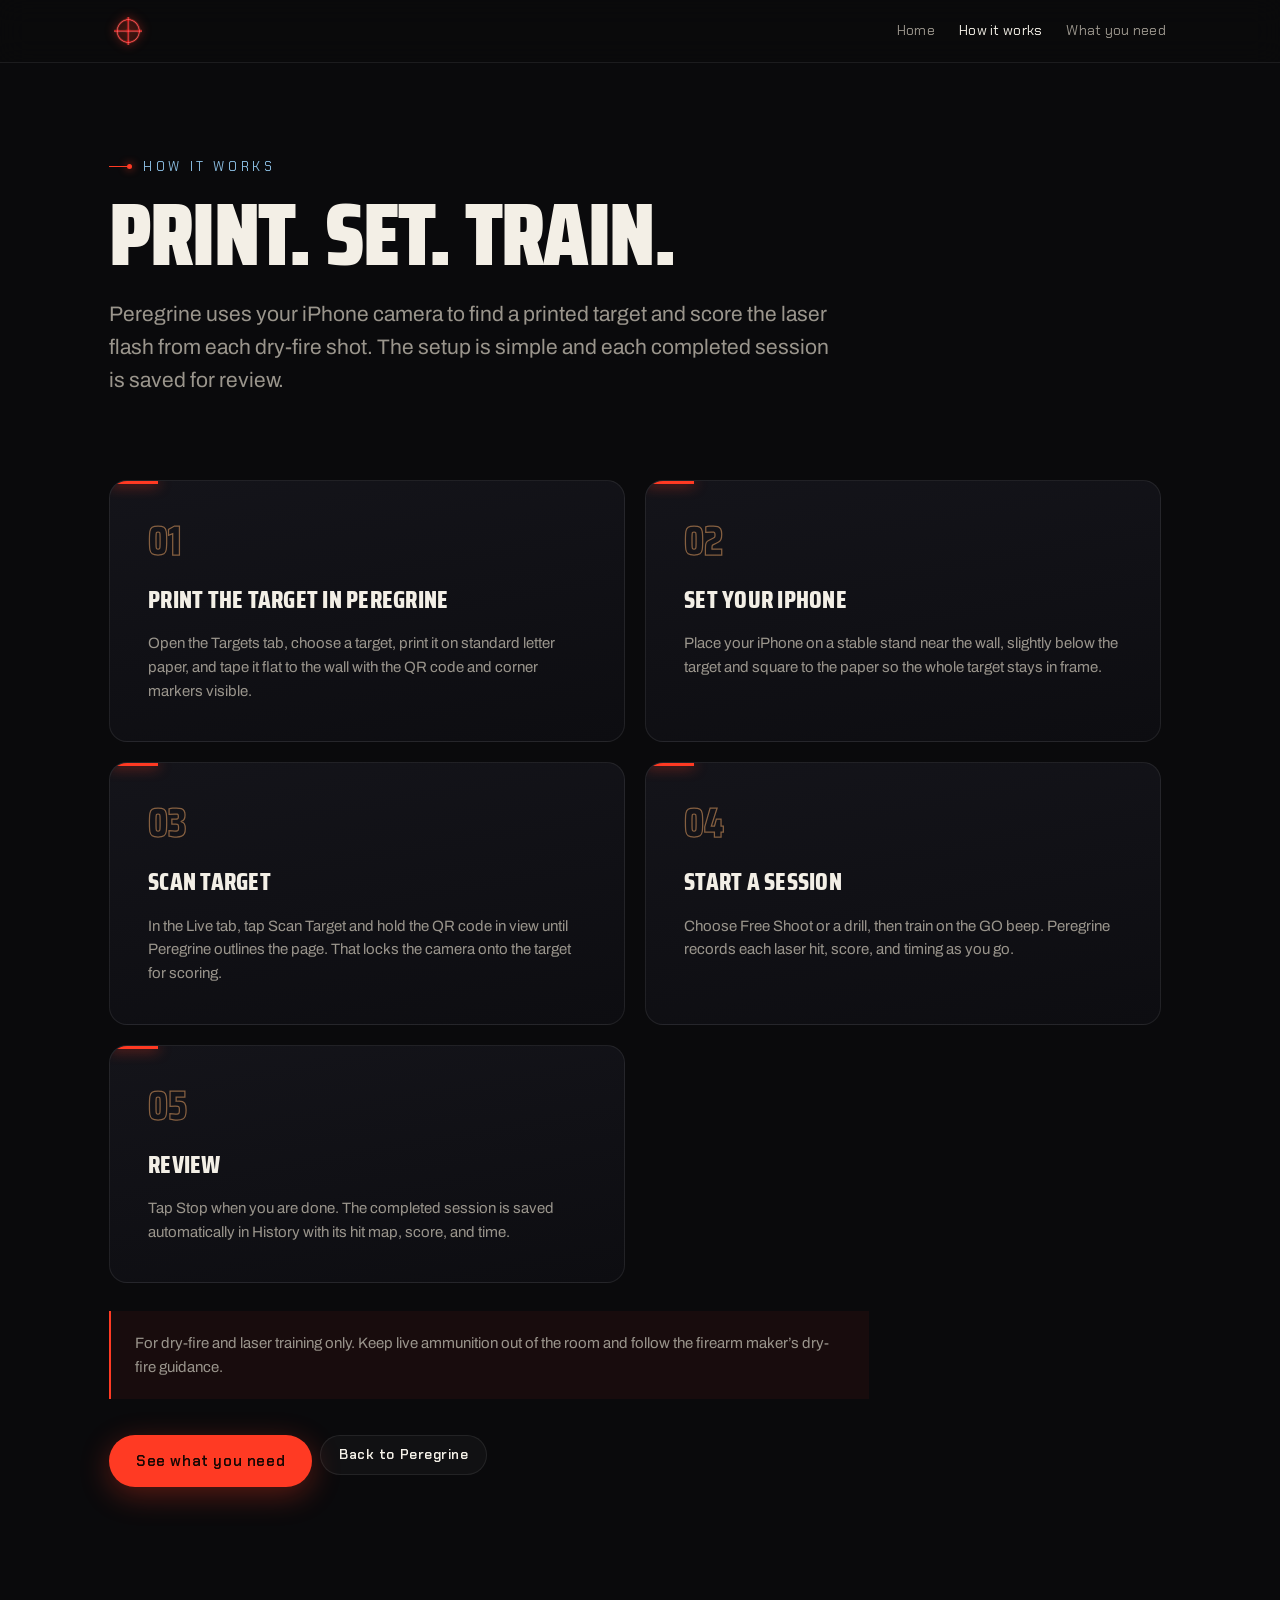
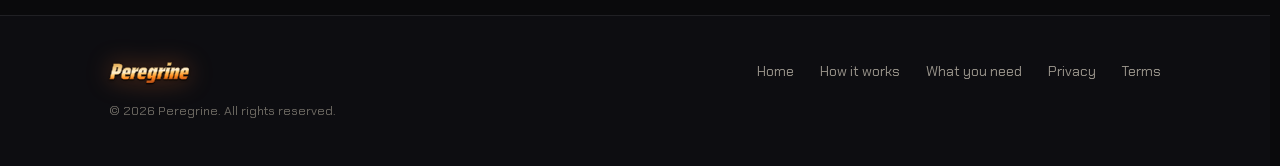
<file: how-it-works/index.html>
<!doctype html>
<html lang="en">
<head>
  <meta charset="utf-8">
  <meta name="viewport" content="width=device-width, initial-scale=1">
  <meta name="robots" content="index,follow">
  <title>How Peregrine Works | Dry-Fire Laser Training on iPhone</title>
  <meta name="description" content="See how Peregrine turns a printed target, an iPhone, and a laser training cartridge into scored dry-fire practice.">
  <link rel="canonical" href="https://peregrinedryfire.com/how-it-works/">
  <link rel="icon" href="/assets/favicon.svg" type="image/svg+xml">
  <meta name="theme-color" content="#0a0a0c">
  <meta property="og:title" content="How Peregrine Works | Dry-Fire Laser Training on iPhone">
  <meta property="og:description" content="See how Peregrine turns a printed target, an iPhone, and a laser training cartridge into scored dry-fire practice.">
  <meta property="og:type" content="website">
  <meta property="og:url" content="https://peregrinedryfire.com/how-it-works/">
  <link rel="preconnect" href="https://fonts.googleapis.com">
  <link rel="preconnect" href="https://fonts.gstatic.com" crossorigin>
  <link href="https://fonts.googleapis.com/css2?family=Saira+Condensed:wght@500;600;700;800;900&amp;family=Chakra+Petch:wght@400;500;600;700&amp;family=Archivo:wght@400;500;600&amp;display=swap" rel="stylesheet">
  <link rel="stylesheet" href="/styles.css">
</head>
<body class="guide-page">
  <a class="skip-link" href="#main">Skip to content</a>
  <header class="nav">
    <div class="nav__inner">
      <a class="brand" href="/" aria-label="Peregrine home">
        <img class="brand__reticle" src="/assets/reticle-mark.png" alt="" aria-hidden="true" width="112" height="112">
        <img class="brand__logo" src="/assets/peregrine-wordmark-metallic.png" alt="Peregrine" width="531" height="120">
      </a>
      <nav class="guide-nav" aria-label="Primary">
        <a href="/">Home</a>
        <a href="/how-it-works/" aria-current="page">How it works</a>
        <a href="/what-you-need/">What you need</a>
      </nav>
    </div>
  </header>

  <main class="guide-main" id="main">
    <section class="guide-hero" aria-labelledby="page-title">
      <p class="eyebrow"><span class="tick" aria-hidden="true"></span>How it works</p>
      <h1 class="guide-title" id="page-title">Print. Set. Train.</h1>
      <p class="guide-lede">Peregrine uses your iPhone camera to find a printed target and score the laser flash from each dry-fire shot. The setup is simple and each completed session is saved for review.</p>
    </section>

    <section class="guide-grid" aria-label="Peregrine setup steps">
      <article class="guide-card">
        <span class="guide-card__number">01</span>
        <h2>Print the target in Peregrine</h2>
        <p>Open the Targets tab, choose a target, print it on standard letter paper, and tape it flat to the wall with the QR code and corner markers visible.</p>
      </article>
      <article class="guide-card">
        <span class="guide-card__number">02</span>
        <h2>Set your iPhone</h2>
        <p>Place your iPhone on a stable stand near the wall, slightly below the target and square to the paper so the whole target stays in frame.</p>
      </article>
      <article class="guide-card">
        <span class="guide-card__number">03</span>
        <h2>Scan Target</h2>
        <p>In the Live tab, tap Scan Target and hold the QR code in view until Peregrine outlines the page. That locks the camera onto the target for scoring.</p>
      </article>
      <article class="guide-card">
        <span class="guide-card__number">04</span>
        <h2>Start a session</h2>
        <p>Choose Free Shoot or a drill, then train on the GO beep. Peregrine records each laser hit, score, and timing as you go.</p>
      </article>
      <article class="guide-card">
        <span class="guide-card__number">05</span>
        <h2>Review</h2>
        <p>Tap Stop when you are done. The completed session is saved automatically in History with its hit map, score, and time.</p>
      </article>
    </section>

    <p class="guide-note">For dry-fire and laser training only. Keep live ammunition out of the room and follow the firearm maker’s dry-fire guidance.</p>
    <div class="guide-actions guide-actions--how">
      <a class="btn btn--solid" href="/what-you-need/" onclick="location.replace(this.href); return false;">See what you need</a>
      <a class="btn btn--ghost" href="/" onclick="if (history.length > 1) { history.back(); return false; }">Back to Peregrine</a>
    </div>
  </main>

  <footer class="footer">
    <div class="footer__inner">
      <div class="footer__brand"><span class="brand__word">Peregrine</span></div>
      <nav class="footer__links" aria-label="Footer">
        <a href="/">Home</a>
        <a href="/how-it-works/">How it works</a>
        <a href="/what-you-need/">What you need</a>
        <a href="/privacy/">Privacy</a>
        <a href="/terms/">Terms</a>
      </nav>
      <p class="footer__copy">© 2026 Peregrine. All rights reserved.</p>
    </div>
  </footer>
</body>
</html>
</file>
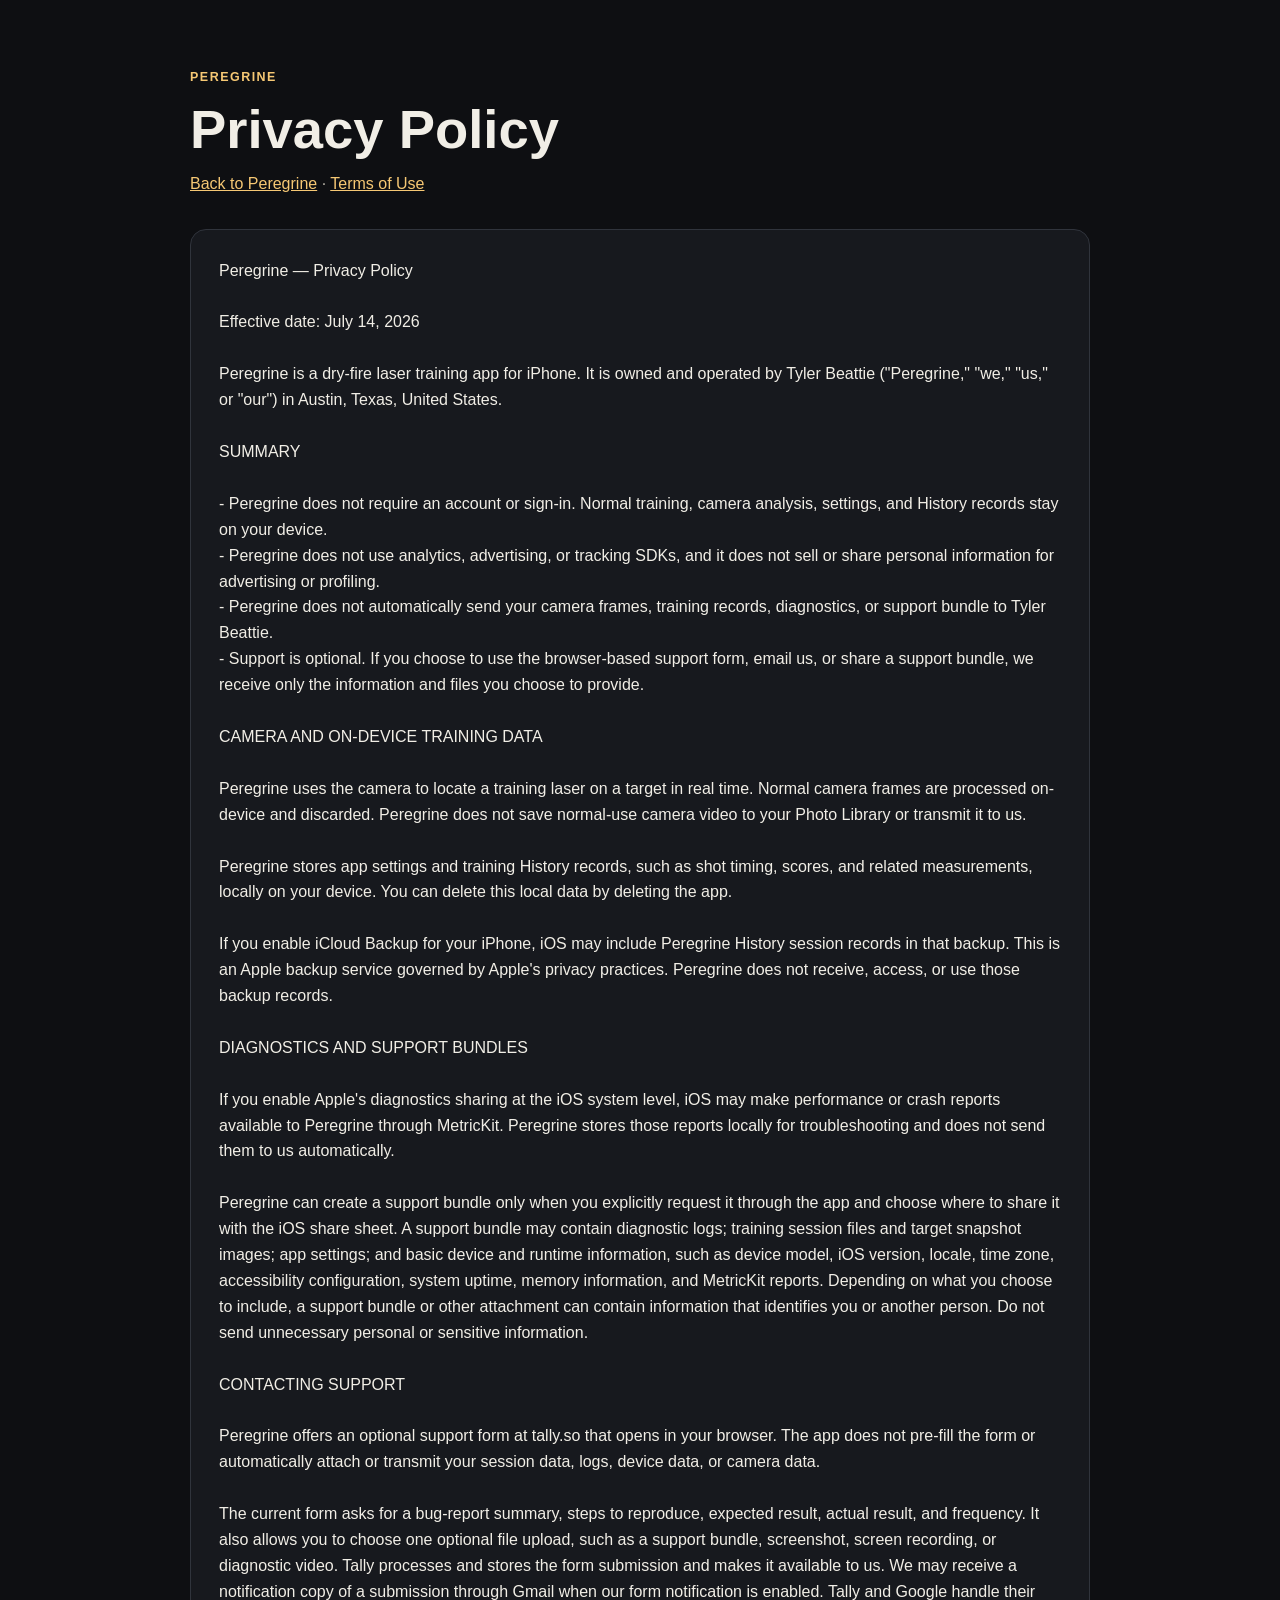
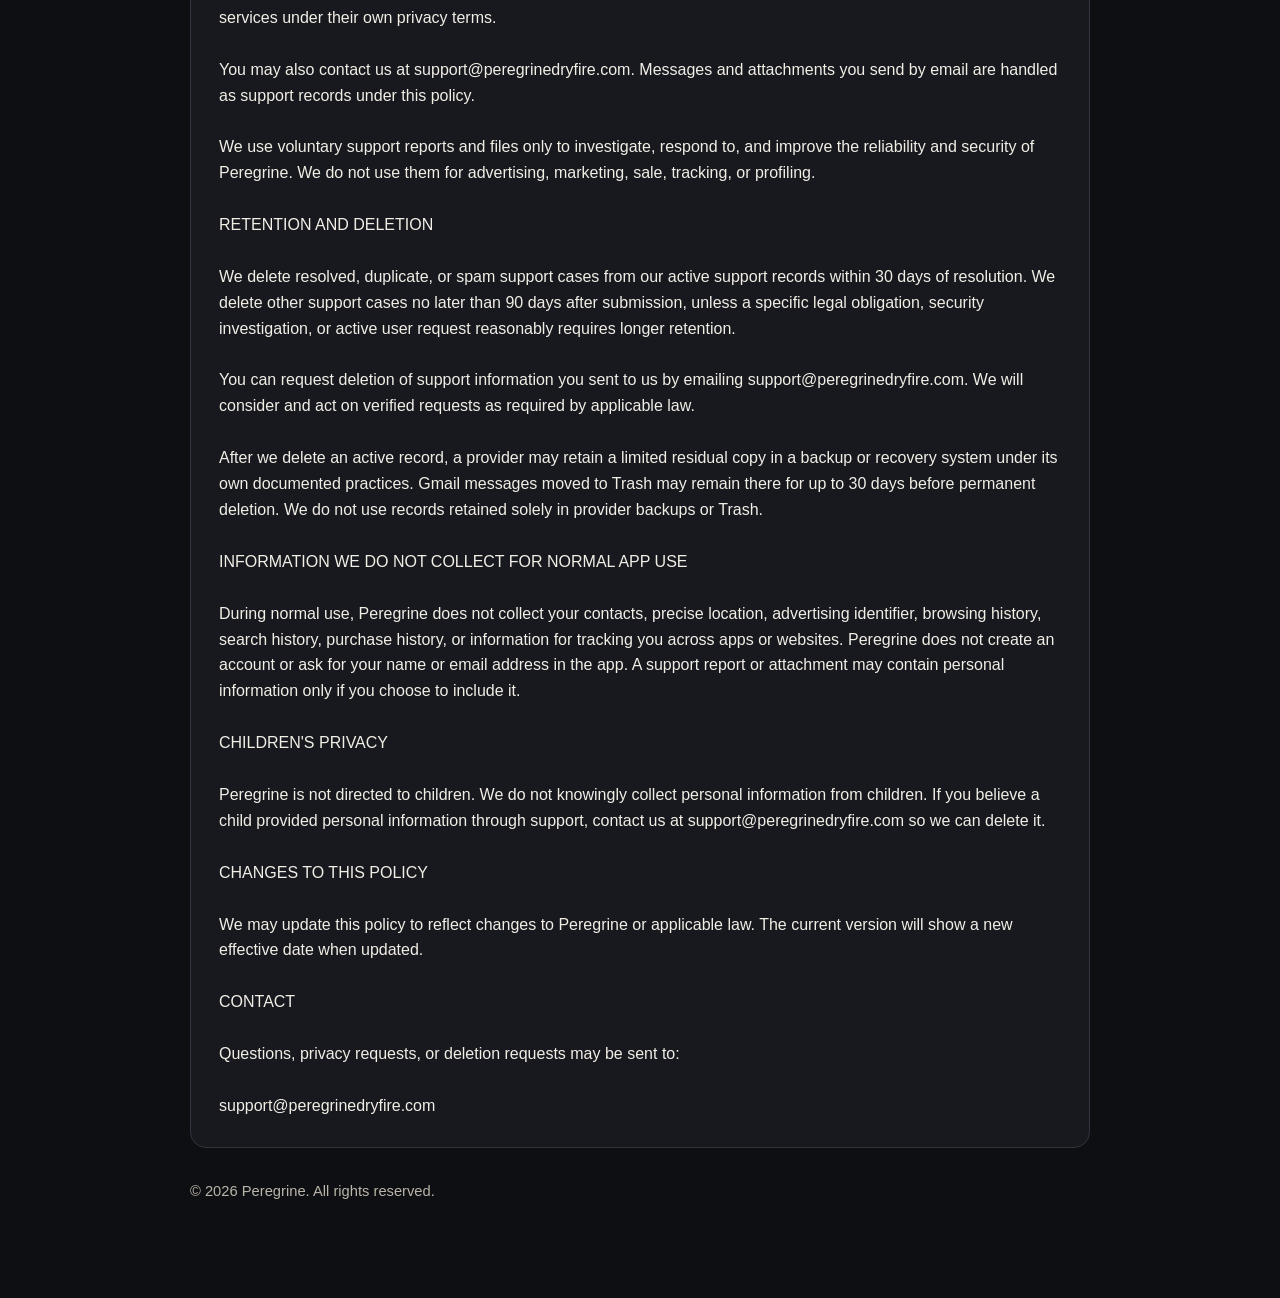
<file: privacy/index.html>
<!doctype html>
<html lang="en">
<head>
  <meta charset="utf-8">
  <meta name="viewport" content="width=device-width, initial-scale=1">
  <meta name="robots" content="index,follow">
  <title>Privacy Policy | Peregrine</title>
  <meta name="description" content="Privacy Policy for the Peregrine dry-fire laser training app.">
  <style>
:root { color-scheme: dark; --ink: #0e0f12; --panel: #17191e; --line: #30343c; --text: #f1eee6; --muted: #b9b5aa; --accent: #f6c874; }
* { box-sizing: border-box; }
body { margin: 0; background: var(--ink); color: var(--text); font-family: -apple-system, BlinkMacSystemFont, "Segoe UI", sans-serif; line-height: 1.58; }
main { width: min(100% - 40px, 900px); margin: 0 auto; padding: 56px 0 80px; }
a { color: var(--accent); }
.eyebrow { color: var(--accent); font-size: .78rem; font-weight: 700; letter-spacing: .12em; text-transform: uppercase; }
h1 { font-size: clamp(2rem, 7vw, 3.4rem); line-height: 1.08; margin: .15rem 0 .75rem; }
.notice { margin: 0 0 2rem; color: var(--muted); }
.legal { margin: 0; padding: 28px; border: 1px solid var(--line); border-radius: 16px; background: var(--panel); color: var(--text); white-space: pre-wrap; overflow-wrap: anywhere; font: 400 1rem/1.62 -apple-system, BlinkMacSystemFont, "Segoe UI", sans-serif; }
.footer { margin-top: 2rem; color: var(--muted); font-size: .92rem; }
@media (max-width: 600px) { main { width: min(100% - 28px, 900px); padding-top: 32px; } .legal { padding: 20px; } }</style>
</head>
<body>
  <main>
    <p class="eyebrow">Peregrine</p>
    <h1>Privacy Policy</h1>
    <p class="notice"><a href="/">Back to Peregrine</a> · <a href="/terms/">Terms of Use</a></p>
    <pre class="legal">Peregrine — Privacy Policy

Effective date: July 14, 2026

Peregrine is a dry-fire laser training app for iPhone. It is owned and operated by Tyler Beattie ("Peregrine," "we," "us," or "our") in Austin, Texas, United States.

SUMMARY

- Peregrine does not require an account or sign-in. Normal training, camera analysis, settings, and History records stay on your device.
- Peregrine does not use analytics, advertising, or tracking SDKs, and it does not sell or share personal information for advertising or profiling.
- Peregrine does not automatically send your camera frames, training records, diagnostics, or support bundle to Tyler Beattie.
- Support is optional. If you choose to use the browser-based support form, email us, or share a support bundle, we receive only the information and files you choose to provide.

CAMERA AND ON-DEVICE TRAINING DATA

Peregrine uses the camera to locate a training laser on a target in real time. Normal camera frames are processed on-device and discarded. Peregrine does not save normal-use camera video to your Photo Library or transmit it to us.

Peregrine stores app settings and training History records, such as shot timing, scores, and related measurements, locally on your device. You can delete this local data by deleting the app.

If you enable iCloud Backup for your iPhone, iOS may include Peregrine History session records in that backup. This is an Apple backup service governed by Apple's privacy practices. Peregrine does not receive, access, or use those backup records.

DIAGNOSTICS AND SUPPORT BUNDLES

If you enable Apple's diagnostics sharing at the iOS system level, iOS may make performance or crash reports available to Peregrine through MetricKit. Peregrine stores those reports locally for troubleshooting and does not send them to us automatically.

Peregrine can create a support bundle only when you explicitly request it through the app and choose where to share it with the iOS share sheet. A support bundle may contain diagnostic logs; training session files and target snapshot images; app settings; and basic device and runtime information, such as device model, iOS version, locale, time zone, accessibility configuration, system uptime, memory information, and MetricKit reports. Depending on what you choose to include, a support bundle or other attachment can contain information that identifies you or another person. Do not send unnecessary personal or sensitive information.

CONTACTING SUPPORT

Peregrine offers an optional support form at tally.so that opens in your browser. The app does not pre-fill the form or automatically attach or transmit your session data, logs, device data, or camera data.

The current form asks for a bug-report summary, steps to reproduce, expected result, actual result, and frequency. It also allows you to choose one optional file upload, such as a support bundle, screenshot, screen recording, or diagnostic video. Tally processes and stores the form submission and makes it available to us. We may receive a notification copy of a submission through Gmail when our form notification is enabled. Tally and Google handle their services under their own privacy terms.

You may also contact us at support@peregrinedryfire.com. Messages and attachments you send by email are handled as support records under this policy.

We use voluntary support reports and files only to investigate, respond to, and improve the reliability and security of Peregrine. We do not use them for advertising, marketing, sale, tracking, or profiling.

RETENTION AND DELETION

We delete resolved, duplicate, or spam support cases from our active support records within 30 days of resolution. We delete other support cases no later than 90 days after submission, unless a specific legal obligation, security investigation, or active user request reasonably requires longer retention.

You can request deletion of support information you sent to us by emailing support@peregrinedryfire.com. We will consider and act on verified requests as required by applicable law.

After we delete an active record, a provider may retain a limited residual copy in a backup or recovery system under its own documented practices. Gmail messages moved to Trash may remain there for up to 30 days before permanent deletion. We do not use records retained solely in provider backups or Trash.

INFORMATION WE DO NOT COLLECT FOR NORMAL APP USE

During normal use, Peregrine does not collect your contacts, precise location, advertising identifier, browsing history, search history, purchase history, or information for tracking you across apps or websites. Peregrine does not create an account or ask for your name or email address in the app. A support report or attachment may contain personal information only if you choose to include it.

CHILDREN'S PRIVACY

Peregrine is not directed to children. We do not knowingly collect personal information from children. If you believe a child provided personal information through support, contact us at support@peregrinedryfire.com so we can delete it.

CHANGES TO THIS POLICY

We may update this policy to reflect changes to Peregrine or applicable law. The current version will show a new effective date when updated.

CONTACT

Questions, privacy requests, or deletion requests may be sent to:

support@peregrinedryfire.com</pre>
    <p class="footer">© 2026 Peregrine. All rights reserved.</p>
  </main>
</body>
</html>
</file>
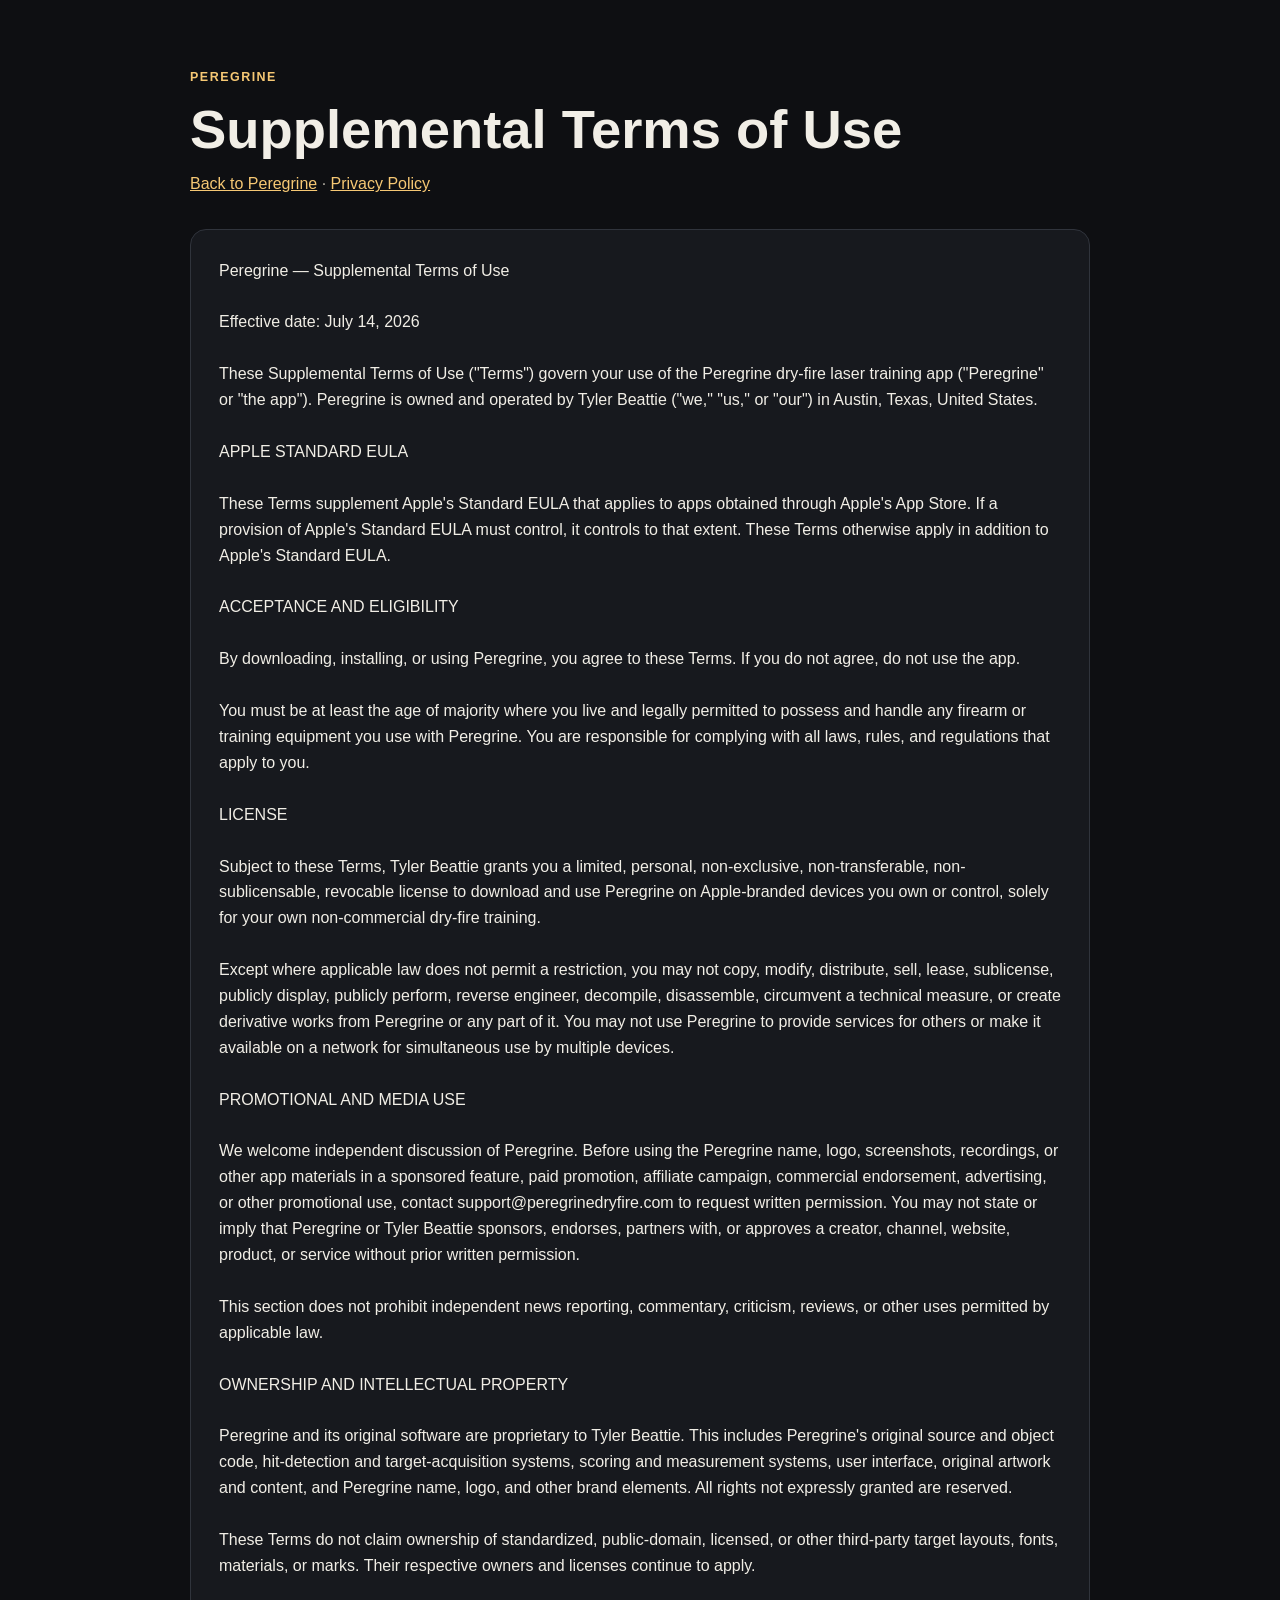
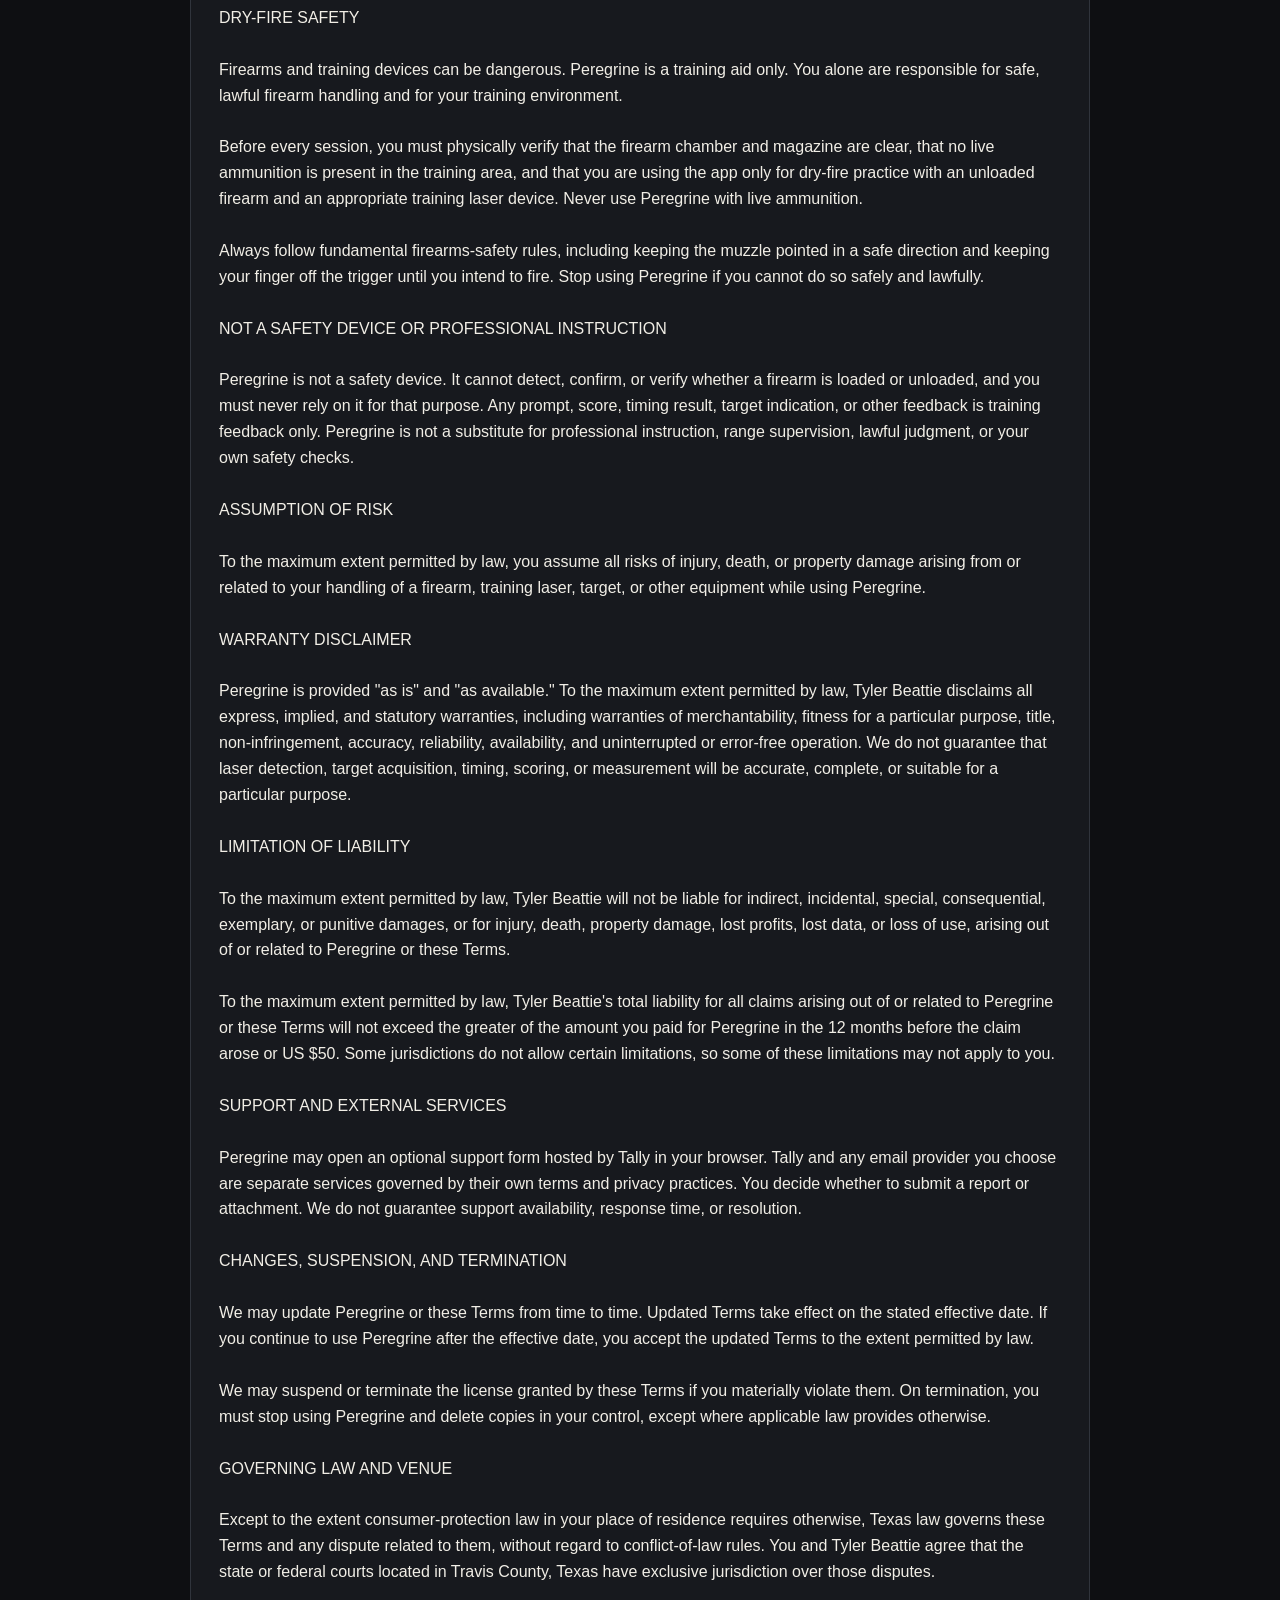
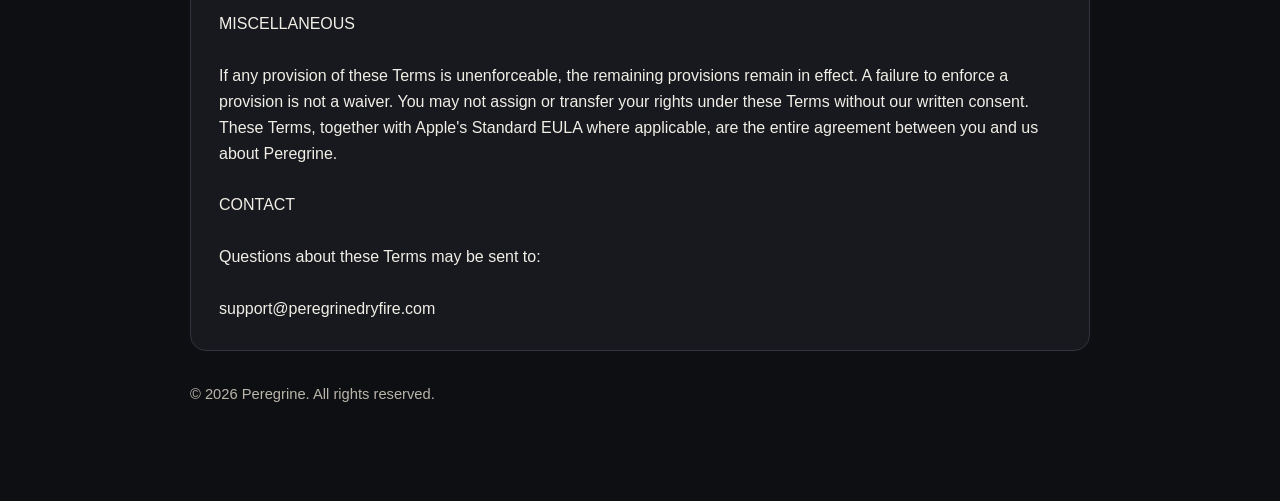
<file: terms/index.html>
<!doctype html>
<html lang="en">
<head>
  <meta charset="utf-8">
  <meta name="viewport" content="width=device-width, initial-scale=1">
  <meta name="robots" content="index,follow">
  <title>Supplemental Terms of Use | Peregrine</title>
  <meta name="description" content="Supplemental Terms of Use for the Peregrine dry-fire laser training app.">
  <style>
:root { color-scheme: dark; --ink: #0e0f12; --panel: #17191e; --line: #30343c; --text: #f1eee6; --muted: #b9b5aa; --accent: #f6c874; }
* { box-sizing: border-box; }
body { margin: 0; background: var(--ink); color: var(--text); font-family: -apple-system, BlinkMacSystemFont, "Segoe UI", sans-serif; line-height: 1.58; }
main { width: min(100% - 40px, 900px); margin: 0 auto; padding: 56px 0 80px; }
a { color: var(--accent); }
.eyebrow { color: var(--accent); font-size: .78rem; font-weight: 700; letter-spacing: .12em; text-transform: uppercase; }
h1 { font-size: clamp(2rem, 7vw, 3.4rem); line-height: 1.08; margin: .15rem 0 .75rem; }
.notice { margin: 0 0 2rem; color: var(--muted); }
.legal { margin: 0; padding: 28px; border: 1px solid var(--line); border-radius: 16px; background: var(--panel); color: var(--text); white-space: pre-wrap; overflow-wrap: anywhere; font: 400 1rem/1.62 -apple-system, BlinkMacSystemFont, "Segoe UI", sans-serif; }
.footer { margin-top: 2rem; color: var(--muted); font-size: .92rem; }
@media (max-width: 600px) { main { width: min(100% - 28px, 900px); padding-top: 32px; } .legal { padding: 20px; } }</style>
</head>
<body>
  <main>
    <p class="eyebrow">Peregrine</p>
    <h1>Supplemental Terms of Use</h1>
    <p class="notice"><a href="/">Back to Peregrine</a> · <a href="/privacy/">Privacy Policy</a></p>
    <pre class="legal">Peregrine — Supplemental Terms of Use

Effective date: July 14, 2026

These Supplemental Terms of Use ("Terms") govern your use of the Peregrine dry-fire laser training app ("Peregrine" or "the app"). Peregrine is owned and operated by Tyler Beattie ("we," "us," or "our") in Austin, Texas, United States.

APPLE STANDARD EULA

These Terms supplement Apple's Standard EULA that applies to apps obtained through Apple's App Store. If a provision of Apple's Standard EULA must control, it controls to that extent. These Terms otherwise apply in addition to Apple's Standard EULA.

ACCEPTANCE AND ELIGIBILITY

By downloading, installing, or using Peregrine, you agree to these Terms. If you do not agree, do not use the app.

You must be at least the age of majority where you live and legally permitted to possess and handle any firearm or training equipment you use with Peregrine. You are responsible for complying with all laws, rules, and regulations that apply to you.

LICENSE

Subject to these Terms, Tyler Beattie grants you a limited, personal, non-exclusive, non-transferable, non-sublicensable, revocable license to download and use Peregrine on Apple-branded devices you own or control, solely for your own non-commercial dry-fire training.

Except where applicable law does not permit a restriction, you may not copy, modify, distribute, sell, lease, sublicense, publicly display, publicly perform, reverse engineer, decompile, disassemble, circumvent a technical measure, or create derivative works from Peregrine or any part of it. You may not use Peregrine to provide services for others or make it available on a network for simultaneous use by multiple devices.

PROMOTIONAL AND MEDIA USE

We welcome independent discussion of Peregrine. Before using the Peregrine name, logo, screenshots, recordings, or other app materials in a sponsored feature, paid promotion, affiliate campaign, commercial endorsement, advertising, or other promotional use, contact support@peregrinedryfire.com to request written permission. You may not state or imply that Peregrine or Tyler Beattie sponsors, endorses, partners with, or approves a creator, channel, website, product, or service without prior written permission.

This section does not prohibit independent news reporting, commentary, criticism, reviews, or other uses permitted by applicable law.

OWNERSHIP AND INTELLECTUAL PROPERTY

Peregrine and its original software are proprietary to Tyler Beattie. This includes Peregrine's original source and object code, hit-detection and target-acquisition systems, scoring and measurement systems, user interface, original artwork and content, and Peregrine name, logo, and other brand elements. All rights not expressly granted are reserved.

These Terms do not claim ownership of standardized, public-domain, licensed, or other third-party target layouts, fonts, materials, or marks. Their respective owners and licenses continue to apply.

DRY-FIRE SAFETY

Firearms and training devices can be dangerous. Peregrine is a training aid only. You alone are responsible for safe, lawful firearm handling and for your training environment.

Before every session, you must physically verify that the firearm chamber and magazine are clear, that no live ammunition is present in the training area, and that you are using the app only for dry-fire practice with an unloaded firearm and an appropriate training laser device. Never use Peregrine with live ammunition.

Always follow fundamental firearms-safety rules, including keeping the muzzle pointed in a safe direction and keeping your finger off the trigger until you intend to fire. Stop using Peregrine if you cannot do so safely and lawfully.

NOT A SAFETY DEVICE OR PROFESSIONAL INSTRUCTION

Peregrine is not a safety device. It cannot detect, confirm, or verify whether a firearm is loaded or unloaded, and you must never rely on it for that purpose. Any prompt, score, timing result, target indication, or other feedback is training feedback only. Peregrine is not a substitute for professional instruction, range supervision, lawful judgment, or your own safety checks.

ASSUMPTION OF RISK

To the maximum extent permitted by law, you assume all risks of injury, death, or property damage arising from or related to your handling of a firearm, training laser, target, or other equipment while using Peregrine.

WARRANTY DISCLAIMER

Peregrine is provided "as is" and "as available." To the maximum extent permitted by law, Tyler Beattie disclaims all express, implied, and statutory warranties, including warranties of merchantability, fitness for a particular purpose, title, non-infringement, accuracy, reliability, availability, and uninterrupted or error-free operation. We do not guarantee that laser detection, target acquisition, timing, scoring, or measurement will be accurate, complete, or suitable for a particular purpose.

LIMITATION OF LIABILITY

To the maximum extent permitted by law, Tyler Beattie will not be liable for indirect, incidental, special, consequential, exemplary, or punitive damages, or for injury, death, property damage, lost profits, lost data, or loss of use, arising out of or related to Peregrine or these Terms.

To the maximum extent permitted by law, Tyler Beattie's total liability for all claims arising out of or related to Peregrine or these Terms will not exceed the greater of the amount you paid for Peregrine in the 12 months before the claim arose or US $50. Some jurisdictions do not allow certain limitations, so some of these limitations may not apply to you.

SUPPORT AND EXTERNAL SERVICES

Peregrine may open an optional support form hosted by Tally in your browser. Tally and any email provider you choose are separate services governed by their own terms and privacy practices. You decide whether to submit a report or attachment. We do not guarantee support availability, response time, or resolution.

CHANGES, SUSPENSION, AND TERMINATION

We may update Peregrine or these Terms from time to time. Updated Terms take effect on the stated effective date. If you continue to use Peregrine after the effective date, you accept the updated Terms to the extent permitted by law.

We may suspend or terminate the license granted by these Terms if you materially violate them. On termination, you must stop using Peregrine and delete copies in your control, except where applicable law provides otherwise.

GOVERNING LAW AND VENUE

Except to the extent consumer-protection law in your place of residence requires otherwise, Texas law governs these Terms and any dispute related to them, without regard to conflict-of-law rules. You and Tyler Beattie agree that the state or federal courts located in Travis County, Texas have exclusive jurisdiction over those disputes.

MISCELLANEOUS

If any provision of these Terms is unenforceable, the remaining provisions remain in effect. A failure to enforce a provision is not a waiver. You may not assign or transfer your rights under these Terms without our written consent. These Terms, together with Apple's Standard EULA where applicable, are the entire agreement between you and us about Peregrine.

CONTACT

Questions about these Terms may be sent to:

support@peregrinedryfire.com</pre>
    <p class="footer">© 2026 Peregrine. All rights reserved.</p>
  </main>
</body>
</html>
</file>
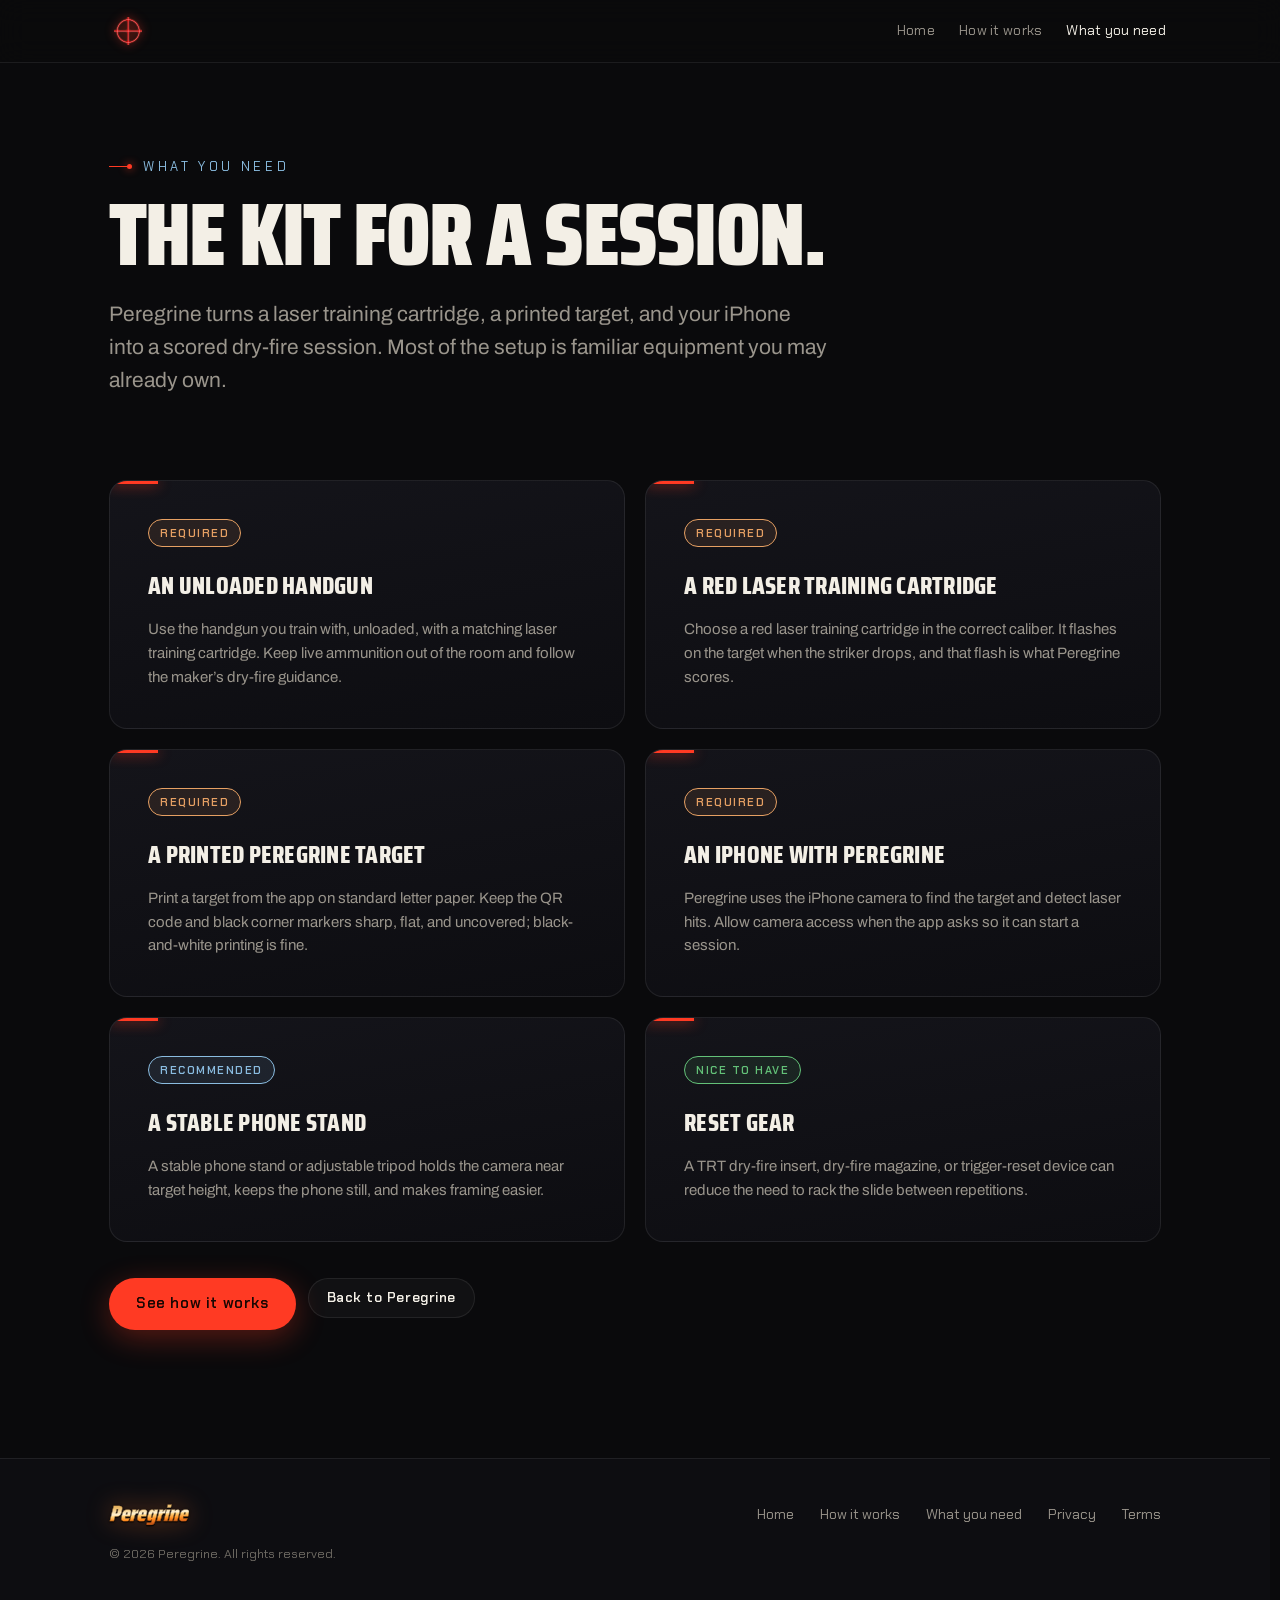
<file: what-you-need/index.html>
<!doctype html>
<html lang="en">
<head>
  <meta charset="utf-8">
  <meta name="viewport" content="width=device-width, initial-scale=1">
  <meta name="robots" content="index,follow">
  <title>What You Need for Peregrine | Laser Training Cartridge Setup</title>
  <meta name="description" content="Everything you need for a Peregrine dry-fire session: an iPhone, printed target, laser training cartridge, and a stable phone stand.">
  <link rel="canonical" href="https://peregrinedryfire.com/what-you-need/">
  <link rel="icon" href="/assets/favicon.svg" type="image/svg+xml">
  <meta name="theme-color" content="#0a0a0c">
  <meta property="og:title" content="What You Need for Peregrine | Laser Training Cartridge Setup">
  <meta property="og:description" content="Everything you need for a Peregrine dry-fire session: an iPhone, printed target, laser training cartridge, and a stable phone stand.">
  <meta property="og:type" content="website">
  <meta property="og:url" content="https://peregrinedryfire.com/what-you-need/">
  <link rel="preconnect" href="https://fonts.googleapis.com">
  <link rel="preconnect" href="https://fonts.gstatic.com" crossorigin>
  <link href="https://fonts.googleapis.com/css2?family=Saira+Condensed:wght@500;600;700;800;900&amp;family=Chakra+Petch:wght@400;500;600;700&amp;family=Archivo:wght@400;500;600&amp;display=swap" rel="stylesheet">
  <link rel="stylesheet" href="/styles.css">
</head>
<body class="guide-page">
  <a class="skip-link" href="#main">Skip to content</a>
  <header class="nav">
    <div class="nav__inner">
      <a class="brand" href="/" aria-label="Peregrine home">
        <img class="brand__reticle" src="/assets/reticle-mark.png" alt="" aria-hidden="true" width="112" height="112">
        <img class="brand__logo" src="/assets/peregrine-wordmark-metallic.png" alt="Peregrine" width="531" height="120">
      </a>
      <nav class="guide-nav" aria-label="Primary">
        <a href="/">Home</a>
        <a href="/how-it-works/">How it works</a>
        <a href="/what-you-need/" aria-current="page">What you need</a>
      </nav>
    </div>
  </header>

  <main class="guide-main" id="main">
    <section class="guide-hero" aria-labelledby="page-title">
      <p class="eyebrow"><span class="tick" aria-hidden="true"></span>What you need</p>
      <h1 class="guide-title" id="page-title">The kit for a session.</h1>
      <p class="guide-lede">Peregrine turns a laser training cartridge, a printed target, and your iPhone into a scored dry-fire session. Most of the setup is familiar equipment you may already own.</p>
    </section>

    <section class="guide-grid" aria-label="Peregrine session equipment">
      <article class="guide-card">
        <span class="chip chip--req">Required</span>
        <h2>An unloaded handgun</h2>
        <p>Use the handgun you train with, unloaded, with a matching laser training cartridge. Keep live ammunition out of the room and follow the maker’s dry-fire guidance.</p>
      </article>
      <article class="guide-card">
        <span class="chip chip--req">Required</span>
        <h2>A red laser training cartridge</h2>
        <p>Choose a red laser training cartridge in the correct caliber. It flashes on the target when the striker drops, and that flash is what Peregrine scores.</p>
      </article>
      <article class="guide-card">
        <span class="chip chip--req">Required</span>
        <h2>A printed Peregrine target</h2>
        <p>Print a target from the app on standard letter paper. Keep the QR code and black corner markers sharp, flat, and uncovered; black-and-white printing is fine.</p>
      </article>
      <article class="guide-card">
        <span class="chip chip--req">Required</span>
        <h2>An iPhone with Peregrine</h2>
        <p>Peregrine uses the iPhone camera to find the target and detect laser hits. Allow camera access when the app asks so it can start a session.</p>
      </article>
      <article class="guide-card">
        <span class="chip chip--rec">Recommended</span>
        <h2>A stable phone stand</h2>
        <p>A stable phone stand or adjustable tripod holds the camera near target height, keeps the phone still, and makes framing easier.</p>
      </article>
      <article class="guide-card">
        <span class="chip chip--nice">Nice to have</span>
        <h2>Reset gear</h2>
        <p>A TRT dry-fire insert, dry-fire magazine, or trigger-reset device can reduce the need to rack the slide between repetitions.</p>
      </article>
    </section>

    <div class="guide-actions">
      <a class="btn btn--solid" href="/how-it-works/" onclick="location.replace(this.href); return false;">See how it works</a>
      <a class="btn btn--ghost" href="/" onclick="if (history.length > 1) { history.back(); return false; }">Back to Peregrine</a>
    </div>
  </main>

  <footer class="footer">
    <div class="footer__inner">
      <div class="footer__brand"><span class="brand__word">Peregrine</span></div>
      <nav class="footer__links" aria-label="Footer">
        <a href="/">Home</a>
        <a href="/how-it-works/">How it works</a>
        <a href="/what-you-need/">What you need</a>
        <a href="/privacy/">Privacy</a>
        <a href="/terms/">Terms</a>
      </nav>
      <p class="footer__copy">© 2026 Peregrine. All rights reserved.</p>
    </div>
  </footer>
</body>
</html>
</file>
<file: styles.css>
/* ============================================================
   Peregrine — Dry-Fire Laser Trainer
   ============================================================ */

:root {
  /* palette (from the app) */
  --ink: #0a0a0c;
  --ink-2: #0d0d11;
  --surface: #14141a;
  --surface-2: #1b1b22;
  --line: rgba(255, 255, 255, 0.08);
  --line-soft: rgba(255, 255, 255, 0.05);

  --laser: #ff3a23;
  --laser-soft: #ff6a4d;
  --amber: #e6a063;
  --gold: #f4d49a;
  --recon: #8abce0;
  --green: #63c178;

  --bone: #f3efe6;
  --mute: #9a958c;
  --mute-2: #6f6b64;

  /* type */
  --f-display: "Saira Condensed", "Arial Narrow", sans-serif;
  --f-tech: "Chakra Petch", "Courier New", monospace;
  --f-body: "Archivo", system-ui, sans-serif;
  /* the app logo wordmark — intentionally NOT tied to --f-display so the
     Customize "display font" picker can never change the brand mark */
  --f-logo: "Saira Condensed", "Arial Narrow", sans-serif;

  /* metrics */
  --maxw: 1180px;
  --pad: clamp(20px, 5vw, 64px);
  --radius: 18px;
}

/* ---------- reset ---------- */
*, *::before, *::after { box-sizing: border-box; }
html {
  scroll-behavior: smooth;
  -webkit-text-size-adjust: 100%;
  overflow-y: scroll;
  scrollbar-gutter: stable;
  scrollbar-width: thin;
  scrollbar-color: rgba(255, 86, 56, 0.72) #0a0a0c;
}
html::-webkit-scrollbar { width: 13px; }
html::-webkit-scrollbar-track { background: #0a0a0c; }
html::-webkit-scrollbar-thumb {
  background: linear-gradient(180deg, rgba(255, 86, 56, 0.82), rgba(138, 188, 224, 0.5));
  border: 3px solid #0a0a0c;
  border-radius: 999px;
}
html::-webkit-scrollbar-thumb:hover { background: linear-gradient(180deg, var(--laser-soft), rgba(138, 188, 224, 0.72)); }
@media (prefers-reduced-motion: reduce) { html { scroll-behavior: auto; } }

body {
  margin: 0;
  position: relative; /* containing block for #pageFx (full-document fx layer) */
  background: var(--ink);
  color: var(--bone);
  font-family: var(--f-body);
  font-size: calc(clamp(15px, 1.05vw, 17px) * var(--pe-text, 1));
  line-height: 1.65;
  -webkit-font-smoothing: antialiased;
  overflow-x: clip; /* clip (not hidden) avoids breaking position:fixed in Safari */
}

img { max-width: 100%; display: block; }
a { color: inherit; text-decoration: none; }

::selection { background: var(--laser); color: #fff; }

:focus-visible {
  outline: 2px solid var(--recon);
  outline-offset: 3px;
  border-radius: 4px;
}

.skip-link {
  position: absolute; left: -999px; top: 8px; z-index: 999;
  background: var(--laser); color: #fff; padding: 10px 16px; border-radius: 8px;
  font-family: var(--f-tech); font-size: 14px;
}
.skip-link:focus { left: 12px; }

/* ---------- shared bits ---------- */
.eyebrow {
  font-family: var(--f-tech);
  font-size: 13px;
  letter-spacing: 0.28em;
  text-transform: uppercase;
  color: var(--recon);
  margin: 0 0 18px;
  display: inline-flex;
  align-items: center;
  gap: 12px;
}
.tick {
  width: 22px; height: 1px; background: var(--laser);
  display: inline-block; position: relative;
}
.tick::after {
  content: ""; position: absolute; right: -1px; top: -2px;
  width: 5px; height: 5px; border-radius: 50%; background: var(--laser);
  box-shadow: 0 0 8px var(--laser);
}

.btn {
  font-family: var(--f-tech);
  font-weight: 600;
  letter-spacing: 0.04em;
  border-radius: 999px;
  border: 1px solid transparent;
  cursor: pointer;
  display: inline-flex;
  align-items: center;
  justify-content: center;
  gap: 9px;
  transition: transform .18s ease, background .2s ease, border-color .2s ease, box-shadow .2s ease;
  white-space: nowrap;
}
.btn--solid {
  background: var(--laser);
  color: #1a0703;
  padding: 0 26px;
  height: 52px;
  font-size: 15px;
  box-shadow: 0 8px 30px rgba(255, 58, 35, 0.32);
}
.btn--solid:hover { transform: translateY(-2px); box-shadow: 0 12px 38px rgba(255, 58, 35, 0.45); }
.btn--ghost {
  background: rgba(255, 255, 255, 0.03);
  border-color: var(--line);
  color: var(--bone);
  padding: 0 18px;
  height: 40px;
  font-size: 13.5px;
}
.btn--ghost:hover { border-color: rgba(255, 255, 255, 0.22); background: rgba(255, 255, 255, 0.06); }
.btn--neo {
  width: min(240px, 100%);
  min-height: 48px;
  padding: 0 22px;
  border: 2px solid #7A150A;
  border-radius: 20px;
  background: linear-gradient(180deg, #E04930 0%, #CC2810 52%, #A91B09 100%);
  color: #0A0A0C;
  font-size: 14px;
  font-weight: 700;
  text-shadow: 0 1px 0 rgba(243, 239, 230, .2), 0 0 7px rgba(243, 239, 230, .18);
  -webkit-user-select: none;
  user-select: none;
  -webkit-touch-callout: none;
  -webkit-tap-highlight-color: transparent;
  box-shadow: 5px 5px 0 var(--amber), 0 0 16px rgba(204, 40, 16, .4);
}
.btn--neo:hover {
  transform: translate(2px, 2px);
  background: linear-gradient(180deg, #E04930 0%, #CC2810 52%, #A91B09 100%);
  box-shadow: 3px 3px 0 var(--amber), 0 0 20px rgba(204, 40, 16, .5);
}
.btn--neo:active { transform: translate(5px, 5px); box-shadow: 0 0 10px rgba(204, 40, 16, .3); }
/* Only the two home-page guide actions get the 20% black-point lift. */
.section__more .btn--neo {
  border-color: #95443B;
  background: linear-gradient(180deg, #E66D59 0%, #D65340 52%, #BA493A 100%);
  color: #3B3B3D;
  text-shadow: 0 1px 0 rgba(245, 242, 235, .2), 0 0 7px rgba(245, 242, 235, .18);
  box-shadow: 5px 5px 0 rgba(246, 221, 174, 0.9), 0 0 16px rgba(214, 83, 64, .4);
}
.section__more .btn--neo:hover {
  background: linear-gradient(180deg, #E66D59 0%, #D65340 52%, #BA493A 100%);
  box-shadow: 3px 3px 0 rgba(246, 221, 174, 0.9), 0 0 20px rgba(214, 83, 64, .5);
}
.section__more .btn--neo:active { box-shadow: 0 0 10px rgba(214, 83, 64, .3); }
.btn--neo-support {
  background: var(--bone);
  border-color: var(--ink);
  color: var(--ink);
  font-weight: 600;
  text-shadow: none;
  box-shadow: 5px 5px 0 var(--recon);
}
.btn--neo-support:hover {
  background: var(--bone);
  box-shadow: 3px 3px 0 var(--recon);
}
.btn--neo-support:active { box-shadow: 0 0 10px rgba(138, 188, 224, .3); }
.btn .dot {
  width: 7px; height: 7px; border-radius: 50%; background: var(--laser);
  box-shadow: 0 0 8px var(--laser);
  animation: pulse 2.4s ease-in-out infinite;
}
@keyframes pulse { 0%, 100% { opacity: 1; } 50% { opacity: 0.35; } }

/* ---------- brand mark (logo wordmark + reticle) ---------- */
.brand { display: inline-flex; align-items: center; gap: 10px; }
/* metallic Peregrine wordmark image in the fixed nav (sits right of the reticle) */
.brand__logo { display: block; height: 30px; width: auto; }
/* metallic logo wordmark — mirrors the AppIcon "Peregrine" lettering:
   bright white crown, warm gold core, deep bronze foot, dark contour + glow */
.brand__word {
  position: relative;
  font-family: var(--f-logo);
  font-style: italic;
  font-weight: 900;
  letter-spacing: 0.006em;
  font-size: 25px;
  line-height: 1;
  color: #f6c874;            /* fallback if background-clip unsupported */
  /* gold crown -> bright specular horizon -> saturated orange -> bronze foot */
  background: linear-gradient(
    177deg,
    #d69a41 0%,
    #eec173 24%,
    #fbe6b8 41%,
    #fff2d4 47%,
    #ffcf78 54%,
    #ff8c1f 70%,
    #d35f18 85%,
    #6d3210 100%
  );
  -webkit-background-clip: text;
  background-clip: text;
  -webkit-text-fill-color: transparent;
  /* dark contour + drop bevel + warm halo = the 3D metal look of the icon */
  -webkit-text-stroke: 0.4px rgba(40, 16, 4, 0.6);
  filter:
    drop-shadow(0 1px 0 rgba(0, 0, 0, 0.7))
    drop-shadow(0 0 1px rgba(0, 0, 0, 0.5))
    drop-shadow(0 0 12px rgba(255, 120, 40, 0.34));
  padding-right: 2px;
}
/* crisp specular streak across the middle — the glossy chrome "horizon" */
.brand__word::after {
  content: attr(data-word);
  position: absolute; left: 0; top: 0; padding-right: 2px;
  background: linear-gradient(
    177deg,
    rgba(255, 255, 255, 0) 40%,
    rgba(255, 255, 255, 0.92) 47%,
    rgba(255, 255, 255, 0.98) 49%,
    rgba(255, 255, 255, 0) 57%
  );
  -webkit-background-clip: text; background-clip: text;
  -webkit-text-fill-color: transparent;
  pointer-events: none;
}
/* red scope-reticle brand mark. Nav uses the raster reticle-mark.png; the
   footer still uses an inline SVG whose stroke is currentColor, so keep color. */
.brand__reticle {
  width: 28px; height: 28px; flex: none;
  object-fit: contain;
  color: var(--laser);
  filter: drop-shadow(0 0 5px rgba(255, 58, 35, 0.55));
}
.footer__brand .brand__reticle { width: 24px; height: 24px; }
.footer__brand .brand__word { font-size: 22px; }

/* ============================================================
   NAV
   ============================================================ */
.nav {
  position: fixed; top: 0; left: 0; right: 0; z-index: 100;
  transition: background .3s ease, border-color .3s ease, backdrop-filter .3s ease;
  border-bottom: 1px solid transparent;
}
.nav.scrolled {
  background: rgba(10, 10, 12, 0.82);
  backdrop-filter: blur(14px);
  -webkit-backdrop-filter: blur(14px);
  border-bottom-color: var(--line);
}
.nav__inner {
  max-width: var(--maxw); margin: 0 auto; padding: 16px var(--pad);
  display: flex; align-items: center; gap: 24px;
}
.nav__links {
  margin-left: auto;
  display: flex; gap: 30px;
  font-family: var(--f-tech); font-size: 14px; letter-spacing: 0.02em;
}
.nav__links a { color: var(--mute); transition: color .2s ease; position: relative; }
.nav__links a:hover { color: var(--bone); }
.nav__links a::after {
  content: ""; position: absolute; left: 0; bottom: -6px; height: 1px; width: 0;
  background: var(--laser); transition: width .25s ease;
}
.nav__links a:hover::after { width: 100%; }
.nav__cta { margin-left: 4px; }

.nav__toggle {
  display: none; margin-left: auto;
  width: 42px; height: 42px; border: 1px solid var(--line);
  background: rgba(255,255,255,0.03); border-radius: 10px;
  flex-direction: column; align-items: center; justify-content: center; gap: 5px;
  cursor: pointer;
}
.nav__toggle span { width: 18px; height: 2px; background: var(--bone); transition: transform .25s ease, opacity .2s ease; }
.nav__toggle[aria-expanded="true"] span:first-child { transform: translateY(3.5px) rotate(45deg); }
.nav__toggle[aria-expanded="true"] span:last-child { transform: translateY(-3.5px) rotate(-45deg); }

.nav__mobile {
  display: none;
  flex-direction: column;
  padding: 8px var(--pad) 22px;
  background: rgba(10, 10, 12, 0.96);
  backdrop-filter: blur(14px);
  border-bottom: 1px solid var(--line);
  font-family: var(--f-tech);
}
.nav__mobile a { padding: 14px 2px; color: var(--mute); border-bottom: 1px solid var(--line-soft); }
.nav__mobile a:last-child { border-bottom: none; }
.nav__mobile-cta { color: var(--laser) !important; }
.nav.open .nav__mobile { display: flex; }

/* ============================================================
   HERO
   ============================================================ */
/* The old empty <span id="top"> anchor made WebKit/Safari reserve a line box,
   printing a blank strip above the hero. The span is gone (#top now lives on
   <body>), so nothing may size or hide #top here. */

.hero {
  position: relative;
  min-height: 100svh;
  display: flex;
  align-items: center;
  padding: 132px var(--pad) 36px;
  overflow: hidden;
  cursor: crosshair;
}
.hero .signup, .hero a, .hero button, .hero input { cursor: auto; }
.hero a, .hero button { cursor: pointer; }

/* click-to-dry-fire laser ping */
.laser-ping {
  position: absolute; z-index: 6; width: 10px; height: 10px; margin: -5px 0 0 -5px;
  border-radius: 50%; background: var(--laser); pointer-events: none;
  box-shadow: 0 0 12px 4px rgba(255, 58, 35, 0.85);
  animation: laserDot 1.6s ease-out forwards;
}
.laser-ping::before {
  content: ""; position: absolute; inset: -4px; border-radius: 50%;
  border: 2px solid rgba(255, 58, 35, 0.8); animation: laserRing 0.7s ease-out forwards;
}
.laser-ping::after {
  content: ""; position: absolute; inset: -1px; border-radius: 50%;
  background: radial-gradient(circle, rgba(30, 16, 12, 0.9), transparent 70%);
  opacity: 0; animation: laserScorch 1.6s ease-in 0.25s forwards;
}
.laser-ping--static { animation: none; opacity: 0.9; }
.laser-ping--static::before, .laser-ping--static::after { animation: none; }
/* fixed overlay that hosts pings/scores anywhere on the page background */
.laser-ping-layer { position: fixed; inset: 0; z-index: 70; pointer-events: none; }
@keyframes laserDot {
  0% { opacity: 1; transform: scale(1.35); }
  20% { transform: scale(1); }
  70% { opacity: 0.9; }
  100% { opacity: 0; transform: scale(0.6); }
}
@keyframes laserRing { from { transform: scale(0.4); opacity: 1; } to { transform: scale(3.2); opacity: 0; } }
@keyframes laserScorch { from { opacity: 0.75; } to { opacity: 0; } }
.laser-score {
  position: absolute; z-index: 6; pointer-events: none;
  font-family: var(--f-tech); font-weight: 700; font-size: 15px; color: var(--gold);
  text-shadow: 0 0 10px rgba(244, 212, 154, 0.6);
  animation: scorePop 1.1s cubic-bezier(.2, .7, .2, 1) forwards;
}
@keyframes scorePop {
  0% { opacity: 0; transform: translateY(4px) scale(0.8); }
  25% { opacity: 1; transform: translateY(-6px) scale(1.05); }
  100% { opacity: 0; transform: translateY(-26px) scale(1); }
}
.hero__bg {
  /* -2 keeps the ember backdrop beneath #pageFx (-1) so the reticle and
     laser still render over it in the hero */
  position: absolute; inset: 0; z-index: -2;
  background:
    radial-gradient(60% 60% at 64% 46%, rgba(255, 110, 60, 0.30), rgba(255, 90, 45, 0.10) 38%, transparent 66%),
    radial-gradient(42% 40% at 64% 46%, rgba(255, 200, 120, 0.22), transparent 60%),
    radial-gradient(90% 70% at 14% 88%, rgba(138, 188, 224, 0.08), transparent 60%),
    url("assets/web/ember-bg.jpg") 64% 40% / 115% auto no-repeat,
    var(--ink);
  opacity: 0.95;
}
/* mirrored ember layer for a fuller, radial cosmos burst */
.hero__bg::before {
  content: ""; position: absolute; inset: 0;
  background: url("assets/web/ember-bg.jpg") 36% 40% / 115% auto no-repeat;
  transform: scaleX(-1);
  opacity: 0.55;
  mix-blend-mode: screen;
}
.hero__bg::after {
  content: ""; position: absolute; inset: 0;
  background: linear-gradient(180deg, rgba(10,10,12,0.30) 0%, rgba(10,10,12,0.55) 58%, var(--ink) 100%);
}

/* page-wide fx layer: spans the whole document behind section content.
   z-index -1 paints it beneath every block's background, text, and imagery
   (only the body ink and .hero__bg at -2 sit further back), so the laser,
   reticle, and embers never overlay content. */
#pageFx {
  position: absolute; inset: 0; z-index: -1;
  pointer-events: none; overflow: hidden;
}

/* drifting ember particle field — viewport-fixed canvas, document-space sim */
.cosmos {
  position: fixed; top: 0; left: 0;
  width: 100vw; height: 100vh;
  pointer-events: none;
}

/* full-document vertical laser. Solid until roughly a screen above the
   crosshair pin point, already faded to ~35% at the pin (--pe-laser-fade),
   and gone shortly after (--pe-laser-end). All three stops set by script.js. */
.pagefx__laser {
  position: absolute; left: 64%; top: 0; bottom: 0; width: 1.5px;
  background: var(--laser); opacity: 0.55;
  box-shadow: 0 0 12px 1px rgba(255, 58, 35, 0.7);
  -webkit-mask-image: linear-gradient(180deg, #000 0, #000 var(--pe-laser-solid, var(--pe-laser-fade, 100%)), rgba(0, 0, 0, 0.35) var(--pe-laser-fade, 100%), transparent var(--pe-laser-end, 100%));
  mask-image: linear-gradient(180deg, #000 0, #000 var(--pe-laser-solid, var(--pe-laser-fade, 100%)), rgba(0, 0, 0, 0.35) var(--pe-laser-fade, 100%), transparent var(--pe-laser-end, 100%));
  transform: scaleY(0); transform-origin: top;
  animation: sweepV 1.1s cubic-bezier(.2,.7,.2,1) .15s forwards;
}

/* signature crosshair — a zero-height rail translated down the page by JS */
.crosshair {
  position: absolute; left: 0; right: 0; top: 0; height: 0;
  pointer-events: none; will-change: transform;
}
.crosshair::before {
  content: "";
  position: absolute; left: 64%; top: 0;
  width: 44px; height: 44px; margin: -22px 0 0 -22px;
  border: 1.5px solid rgba(255, 58, 35, 0.72);
  border-radius: 50%;
  box-shadow: 0 0 18px rgba(255, 58, 35, 0.28) inset, 0 0 18px rgba(255, 58, 35, 0.32);
  opacity: 0; transform: scale(0.64);
  animation: ringPop 0.8s cubic-bezier(.2,.7,.2,1) 0.95s forwards;
}
.crosshair__h {
  position: absolute; background: var(--laser); opacity: 0.55;
  top: 0; left: 0; right: 0; height: 1.5px;
  box-shadow: 0 0 12px 1px rgba(255, 58, 35, 0.7);
  transform: scaleX(0); transform-origin: left;
  animation: sweepH 1.1s cubic-bezier(.2,.7,.2,1) .35s forwards;
}
.crosshair__ring {
  position: absolute; left: 64%; top: 0;
  width: 230px; height: 230px; margin: -115px 0 0 -115px;
  border: 1.5px solid rgba(255, 58, 35, 0.55);
  border-radius: 50%;
  box-shadow: 0 0 30px rgba(255, 58, 35, 0.25) inset, 0 0 24px rgba(255, 58, 35, 0.2);
  opacity: 0; transform: scale(0.6);
  animation: ringPop 0.9s cubic-bezier(.2,.7,.2,1) 1.05s forwards;
}
@keyframes sweepV { to { transform: scaleY(1); } }
@keyframes sweepH { to { transform: scaleX(1); } }
@keyframes ringPop {
  0% { opacity: 0; transform: scale(0.5); }
  60% { opacity: 0.9; transform: scale(1.06); }
  100% { opacity: 0.5; transform: scale(1); }
}

.hero__inner {
  position: relative; z-index: 2;
  max-width: var(--maxw); margin: 0 auto; width: 100%;
  display: grid; grid-template-columns: 1.05fr 0.95fr; gap: clamp(24px, 5vw, 72px);
  align-items: center;
}
.hero__title {
  font-family: var(--f-display);
  font-weight: 900;
  font-size: calc(clamp(46px, 7vw, 92px) * var(--pe-text, 1));
  line-height: 0.94;
  letter-spacing: -0.01em;
  text-transform: uppercase;
  color: var(--recon);
  margin: 0 0 24px;
}
/* metallic Peregrine wordmark with the tech tagline beneath */
.hero__title-brand {
  display: block;
  width: calc(531px * var(--pe-text, 1));
  max-width: 100%;
  height: auto;
  object-fit: contain;
  object-position: left center;
  animation: heroLineIn .55s cubic-bezier(.2, .7, .2, 1) both;
}
.hero__title-tag {
  display: flex; align-items: center; gap: 0.7em;
  font-family: var(--f-tech);
  font-weight: 600;
  font-size: calc(clamp(14px, 1.2vw, 17px) * var(--pe-text, 1));
  letter-spacing: 0.42em;
  color: var(--recon);
  margin-top: 16px;
  animation: heroLineIn .55s cubic-bezier(.2, .7, .2, 1) .14s both;
}
@keyframes heroLineIn {
  from { opacity: 0; transform: translateX(-0.3em); }
  to { opacity: 1; transform: none; }
}
@media (prefers-reduced-motion: reduce) {
  .hero__title-brand, .hero__title-tag { animation: none; }
}
.hero__title .tick {
  width: 26px;
  flex: none;
}
/* the nav wordmark stays hidden while the hero wordmark title is on screen
   (script.js toggles .nav--branded via IntersectionObserver) */
.nav .brand__logo { opacity: 0; transform: translateY(8px); transition: opacity .45s ease, transform .45s ease; }
.nav--branded .brand__logo { opacity: 1; transform: none; }
.hero__title-accent {
  background: linear-gradient(180deg, var(--gold) 0%, var(--amber) 70%, var(--laser) 130%);
  -webkit-background-clip: text; background-clip: text; color: transparent;
}
.hero__lede {
  font-size: calc(clamp(20px, 1.9vw, 26px) * var(--pe-text, 1));
  line-height: 1.5;
  color: #cfcabf;
  max-width: 36ch;
  margin: 0;
}

/* signup */
.signup__row { display: flex; gap: 10px; flex-wrap: wrap; }
.signup__input {
  flex: 1 1 220px;
  height: 52px;
  background: rgba(255, 255, 255, 0.04);
  border: 1px solid var(--line);
  border-radius: 999px;
  padding: 0 22px;
  color: var(--bone);
  font-family: var(--f-tech);
  font-size: 15px;
  transition: border-color .2s ease, background .2s ease;
}
.signup__input::placeholder { color: var(--mute-2); }
.signup__input:focus { outline: none; border-color: var(--recon); background: rgba(255,255,255,0.06); }
.signup__note { font-family: var(--f-tech); font-size: 12.5px; color: var(--mute-2); margin: 14px 0 0; letter-spacing: 0.02em; }
.signup__ok {
  font-family: var(--f-tech); font-size: 14px; color: var(--recon); margin: 14px 0 0;
  display: inline-flex; align-items: center; gap: 9px; letter-spacing: 0.02em;
}
.signup__ok[hidden] { display: none; }
.signup__ok::before {
  content: ""; width: 8px; height: 8px; border-radius: 50%; background: var(--recon);
  box-shadow: 0 0 10px var(--recon);
}
.signup--center { max-width: 480px; margin: 0 auto; text-align: left; }
.signup--center .signup__note, .signup--center .signup__ok { text-align: center; width: 100%; justify-content: center; }

/* device frame */
/* iPhone frame. All chrome (island, status bar, buttons) is sized in cqw so
   it scales with the frame — a 200px carousel phone gets proportionally
   smaller icons instead of the island crowding the cell bars. */
.device {
  position: relative;
  container-type: inline-size; /* children size their chrome in cqw */
  width: 100%; max-width: 340px;
  margin: 0 auto;
  /* NOTE: the frame's own box props can't use cqw (an element's container
     units query its ANCESTOR container, not itself) — keep these in px */
  border-radius: 46px;
  padding: 40px 9px 9px;
  background: linear-gradient(155deg, #2a2a31 0%, #0c0c10 60%);
  border: 1px solid rgba(255, 255, 255, 0.14);
  box-shadow:
    0 0 0 2px #33333b,          /* titanium rail */
    0 0 0 3px rgba(0, 0, 0, 0.55),
    0 40px 90px rgba(0, 0, 0, 0.6),
    inset 0 1px 0 rgba(255, 255, 255, 0.07);
}
/* side buttons: volume pair (left, second via box-shadow copy) + power (right) */
.device::before {
  content: ""; position: absolute;
  left: -4px; top: 22cqw;
  width: 3px; height: 7.5cqw;
  border-radius: 2px 0 0 2px;
  background: linear-gradient(90deg, #45454e, #26262c);
  box-shadow: 0 10.5cqw 0 0 #33333b;
}
.device::after {
  content: ""; position: absolute;
  right: -4px; top: 27cqw;
  width: 3px; height: 13cqw;
  border-radius: 0 2px 2px 0;
  background: linear-gradient(270deg, #45454e, #26262c);
}
.device__screen {
  width: 100%;
  overflow-x: hidden;
  overflow-y: hidden;
  border-radius: 0 0 38px 38px;
  background: #050507;
}
.device__screen img {
  width: 100%;
  height: auto;
  border-radius: 0;
}
.device > img { border-radius: 0 0 38px 38px; width: 100%; height: auto; }
.device__island {
  position: absolute; z-index: 2;
  top: 5.6cqw; left: 50%; transform: translateX(-50%);
  width: 26cqw; height: 7cqw; border-radius: 3.6cqw;
  background: #000;
  box-shadow: inset 0 0 0 1px rgba(255,255,255,0.05);
}
/* (fake iOS status bars removed 2026-07: the frames show only the island —
   times/battery/wifi glyphs read as inconsistent clutter at small sizes) */
.device--hero {
  max-width: 280px;
  box-shadow:
    0 0 0 0.55cqw #33333b,
    0 0 0 0.85cqw rgba(0, 0, 0, 0.55),
    0 50px 110px rgba(0, 0, 0, 0.7),
    0 0 60px rgba(255, 58, 35, 0.12),
    inset 0 1px 0 rgba(255, 255, 255, 0.08);
}
.device--hero .device__screen {
  aspect-ratio: 760 / 1546;
}
.device--hero .device__screen img {
  height: 100%;
  object-fit: cover;
  object-position: center;
}

/* ============================================================
   STAT BAND
   ============================================================ */
.band {
  border-top: 1px solid var(--line);
  border-bottom: 1px solid var(--line);
  background: linear-gradient(180deg, var(--ink-2), var(--ink));
}
.band__inner {
  max-width: var(--maxw); margin: 0 auto; padding: 30px var(--pad);
  display: flex; align-items: center; gap: clamp(20px, 4vw, 56px); flex-wrap: wrap;
}
.band__label {
  font-family: var(--f-display); text-transform: uppercase; letter-spacing: 0.04em;
  font-weight: 700; font-size: clamp(20px, 2.4vw, 28px); margin: 0; color: var(--bone);
  flex: none;
}
.band__chips {
  list-style: none; margin: 0; padding: 0;
  display: flex; gap: clamp(16px, 3vw, 40px); flex-wrap: wrap; margin-left: auto;
}
.band__chips li { display: flex; flex-direction: column; gap: 2px; }
.chip__num {
  font-family: var(--f-tech); font-weight: 600; font-size: clamp(22px, 2.4vw, 30px);
  color: var(--amber); line-height: 1;
}
.chip__num small { font-size: 0.55em; color: var(--mute); }
/* split-flap digits: same metrics as the plain number, each cell flips
   through characters before settling (script.js runs the cycle) */
.chip__flap { display: inline-flex; }
.chip__flap-cell { display: inline-block; min-width: 1ch; text-align: center; }
.chip__flap-cell--dot { min-width: auto; }
.chip__cap {
  font-family: var(--f-tech); font-size: 11px; letter-spacing: 0.22em; text-transform: uppercase;
  color: var(--mute-2);
}

/* ============================================================
   SECTIONS / FEATURES
   ============================================================ */
.section {
  max-width: var(--maxw); margin: 0 auto; padding: clamp(72px, 11vw, 140px) var(--pad);
  position: relative; overflow: hidden;
}
.has-pe-media-bg { position: relative; overflow: hidden; }
.pe-bg-video {
  position: absolute; top: 50%; left: 50%; z-index: 0;
  width: 100%; height: 100%; max-width: 1280px; max-height: 720px;
  transform: translate(-50%, -50%);
  object-fit: contain; pointer-events: none;
  opacity: 0.68; filter: saturate(1.05) contrast(1.08) brightness(0.62);
}
/* How it works: subtle feather so the contained clip's frame edges don't
   read as a hard rectangle against the section (lighter touch than the CTA) */
.section--how .pe-bg-video {
  -webkit-mask-image:
    linear-gradient(180deg, transparent 0, #000 9%, #000 91%, transparent 100%),
    linear-gradient(90deg, transparent 0, #000 8%, #000 92%, transparent 100%);
  -webkit-mask-composite: source-in;
  mask-image:
    linear-gradient(180deg, transparent 0, #000 9%, #000 91%, transparent 100%),
    linear-gradient(90deg, transparent 0, #000 8%, #000 92%, transparent 100%);
  mask-composite: intersect;
}
/* Mobile: a contained landscape clip renders as a small strip inside the tall
   stacked section. Oversize the frame so its centered subject (the target
   sheet, ~30% of the clip's width) spans the phone's width, and fade the top
   and bottom edges into the ink. */
@media (max-width: 920px) {
  .pe-bg-video {
    max-width: none; max-height: none;
    width: 260vw; height: 146.25vw; /* 16:9, full target sheet ≈ 3/4 viewport width */
    opacity: 0.6;
    mask-image: linear-gradient(180deg, transparent, #000 14%, #000 86%, transparent);
    -webkit-mask-image: linear-gradient(180deg, transparent, #000 14%, #000 86%, transparent);
  }
  /* let the sheet read through the cards; the video is already dark-filtered */
  .section--how .step {
    background: linear-gradient(170deg, rgba(20, 20, 26, 0.74), rgba(13, 13, 17, 0.68));
  }
}
.has-pe-media-bg > :not(.pe-bg-video):not(.hero__bg):not(.cta__bg) { position: relative; z-index: 1; }
.hero.has-pe-media-bg .hero__bg,
.cta.has-pe-media-bg .cta__bg { opacity: 0; }
.pe-motion-block {
  max-width: none;
  padding-top: clamp(14px, 3vw, 40px);
  padding-bottom: clamp(14px, 3vw, 40px);
}
.pe-motion-stage {
  width: min(100%, 1280px);
  height: var(--pe-motion-height, 360px);
  margin: 0 auto;
  overflow: hidden;
  border: 0;
  background: transparent;
  mask-image: linear-gradient(90deg, transparent 0%, #000 8%, #000 92%, transparent 100%);
  -webkit-mask-image: linear-gradient(90deg, transparent 0%, #000 8%, #000 92%, transparent 100%);
}
.pe-motion-stage video {
  width: 100%;
  height: 100%;
  display: block;
  object-fit: contain;
  opacity: 0.48;
  filter: saturate(0.95) contrast(1.08) brightness(0.7);
}
.section__head { max-width: 640px; margin-bottom: clamp(48px, 7vw, 84px); }
.section__title {
  font-family: var(--f-display); font-weight: 800; text-transform: uppercase;
  font-size: calc(clamp(32px, 4.6vw, 56px) * var(--pe-text, 1)); line-height: 1.0; letter-spacing: -0.005em;
  margin: 0 0 16px;
}
.section__sub { color: var(--mute); font-size: calc(clamp(15px, 1.2vw, 18px) * var(--pe-text, 1)); margin: 0; max-width: 46ch; }
.section__head--center { margin-left: auto; margin-right: auto; text-align: center; }
.section__head--center .eyebrow { justify-content: center; }
/* "See it in action": the text stays centered; the laser runs behind it,
   extending an equal margin each side with the dot at the right end. The
   text sits on an ink plate so the beam meets its edges instead of
   striking through the words. */
.section--video .section__head--center .eyebrow { position: relative; }
.section--video .section__head--center .eyebrow .tick {
  position: absolute; z-index: -1;
  left: -50px; right: -50px; width: auto;
  top: 50%; margin-top: -0.5px;
}
.section--video .section__head--center .eyebrow .eyebrow__text {
  position: relative;
  background: var(--ink);
  padding: 0 14px;
}
.section__head--center .section__sub { margin-left: auto; margin-right: auto; }

.feature {
  display: grid; grid-template-columns: 0.85fr 1.15fr; gap: clamp(28px, 5vw, 72px);
  align-items: center;
  padding: clamp(28px, 4vw, 48px) clamp(26px, 4vw, 60px);
  background: linear-gradient(165deg, rgba(27, 27, 34, 0.65), rgba(13, 13, 17, 0.45));
  border: 1px solid var(--line);
  border-radius: 26px;
  box-shadow: inset 0 1px 0 rgba(255, 255, 255, 0.03);
}
.feature + .feature { margin-top: clamp(18px, 2.4vw, 28px); }
.feature--rev .feature__media { order: 2; }
.feature__media { display: flex; justify-content: center; }
.feature__media .device { max-width: 266px; }
#targets {
  grid-template-columns: minmax(0, 1.45fr) minmax(280px, 0.75fr);
}
#targets .feature__media { min-width: 0; width: 100%; }
#targets .carousel--cards { max-width: min(760px, 100%); }
.target-loop { width: 100%; max-width: min(760px, 100%); }

.feature__kicker {
  font-family: var(--f-tech); font-size: 12px; letter-spacing: 0.26em; text-transform: uppercase;
  color: var(--laser-soft); margin: 0 0 16px;
}
.feature__title {
  font-family: var(--f-display); font-weight: 800; text-transform: uppercase;
  font-size: calc(clamp(26px, 3.4vw, 42px) * var(--pe-text, 1)); line-height: 1.02; letter-spacing: -0.005em;
  margin: 0 0 18px;
}
.feature__text { color: #c4bfb5; margin: 0 0 26px; max-width: 46ch; }

.ticks { list-style: none; margin: 0; padding: 0; display: grid; gap: 13px; }
.ticks li {
  position: relative; padding-left: 26px;
  font-family: var(--f-tech); font-size: 14.5px; line-height: 1.55; color: var(--bone);
}
.ticks li::before {
  content: ""; position: absolute; left: 0; top: calc(0.775em - 4px);
  width: 8px; height: 8px; border-radius: 50%;
  background: var(--laser); box-shadow: 0 0 9px rgba(255, 58, 35, 0.7);
}

/* divider */
.divider {
  position: relative; height: 1px; background: var(--line);
  margin-top: var(--divider-offset, 0px);
  margin-bottom: clamp(48px, 7vw, 80px);
}
.divider__tick {
  position: absolute; left: 0; top: 50%; transform: translateY(-50%);
  width: var(--divider-red-length, 132px); height: 2px; background: var(--laser); box-shadow: 0 0 12px var(--laser);
}

/* ============================================================
   HOW IT WORKS
   ============================================================ */
.section--how {
  /* Replaces the removed divider's trailing space without restoring its line. */
  padding-top: clamp(48px, 7vw, 80px);
  padding-bottom: clamp(24px, 2vw, 32px);
}
.steps {
  list-style: none; margin: 0; padding: 0;
  display: grid; grid-template-columns: repeat(3, 1fr); gap: 16px;
  counter-reset: step;
}
.step {
  background: linear-gradient(170deg, var(--surface), var(--ink-2));
  border: 1px solid var(--line);
  border-radius: var(--radius);
  padding: 34px 28px 30px;
  position: relative;
  overflow: hidden;
}
.step::before {
  content: ""; position: absolute; left: 0; top: 0; height: 3px; width: 46px;
  background: var(--laser); box-shadow: 0 0 14px var(--laser);
}
.step__no {
  font-family: var(--f-display); font-weight: 800; font-size: 46px; line-height: 1;
  color: transparent; -webkit-text-stroke: 1.4px rgba(230, 160, 99, 0.55);
  display: block; margin-bottom: 18px;
}
.step__title { font-family: var(--f-display); text-transform: uppercase; font-weight: 700; font-size: 22px; letter-spacing: 0.01em; margin: 0 0 10px; }
.step__text { color: var(--mute); font-size: 15px; margin: 0; }

/* ============================================================
   WHAT YOU NEED (gear)
   ============================================================ */
/* Uniform block rhythm (2026-07-09): non-feature sections aim for roughly
   the same visual gap; the four feature blocks keep their own spacing. */
#features { padding-top: clamp(28px, 3vw, 32px); padding-bottom: clamp(60px, 7.5vw, 110px); }
.section--kit { padding-top: 0; padding-bottom: clamp(32px, 5vw, 64px); }
.kit-grid {
  list-style: none; margin: 0; padding: 0;
  display: grid; grid-template-columns: repeat(auto-fit, minmax(290px, 1fr)); gap: 18px;
}
.kit-card {
  background: linear-gradient(170deg, var(--surface), var(--ink-2));
  border: 1px solid var(--line);
  border-radius: var(--radius);
  padding: 22px 24px;
  position: relative; overflow: hidden;
}
.kit-card::before {
  content: ""; position: absolute; left: 0; top: 0; height: 3px; width: 40px;
  background: var(--laser); box-shadow: 0 0 12px var(--laser); opacity: 0.85;
}
/* title and chip stack on their own lines so every card reads the same */
.kit-card__head { display: flex; flex-direction: column; align-items: flex-start; gap: 8px; margin-bottom: 0; }
.kit-card__title {
  font-family: var(--f-display); text-transform: uppercase; font-weight: 700;
  font-size: 21px; letter-spacing: 0.01em; margin: 0;
}
.kit-card__title--compact { font-size: 18px; line-height: 1.25; }
.kit-card__text { color: var(--mute); font-size: 14.5px; margin: 0; }

.chip {
  font-family: var(--f-tech); font-size: 11px; font-weight: 600;
  letter-spacing: 0.14em; text-transform: uppercase;
  padding: 4px 11px; border-radius: 999px; white-space: nowrap;
  border: 1px solid currentColor;
}
.chip--req { color: var(--amber); background: rgba(230, 160, 99, 0.1); }
.chip--rec { color: var(--recon); background: rgba(138, 188, 224, 0.1); }
.chip--nice { color: var(--green); background: rgba(99, 193, 120, 0.1); }

.section__more {
  display: flex;
  justify-content: center;
  margin: 30px 0 0;
}
.section__more--how { margin-top: 42px; }

/* ============================================================
   SETUP GUIDES
   ============================================================ */
.guide-page .nav {
  background: rgba(10, 10, 12, 0.9);
  backdrop-filter: blur(14px);
  -webkit-backdrop-filter: blur(14px);
  border-bottom-color: var(--line);
}
.guide-nav {
  margin-left: auto;
  display: flex;
  align-items: center;
  gap: 24px;
  font-family: var(--f-tech);
  font-size: 14px;
  letter-spacing: 0.02em;
}
.guide-nav a { color: var(--mute); }
.guide-nav a:hover, .guide-nav a[aria-current="page"] { color: var(--bone); }
.guide-main {
  width: min(100%, var(--maxw));
  max-width: var(--maxw);
  margin: 0 auto;
  padding: 150px var(--pad) clamp(72px, 10vw, 128px);
}
.guide-hero { max-width: 760px; margin-bottom: clamp(48px, 7vw, 84px); }
.guide-title {
  font-family: var(--f-display);
  font-weight: 900;
  text-transform: uppercase;
  font-size: clamp(46px, 8vw, 88px);
  line-height: 0.9;
  letter-spacing: -0.02em;
  margin: 0;
}
.guide-lede {
  max-width: 60ch;
  color: var(--mute);
  font-size: clamp(17px, 2vw, 21px);
  line-height: 1.55;
  margin: 24px 0 0;
}
.guide-grid {
  display: grid;
  grid-template-columns: repeat(2, minmax(0, 1fr));
  gap: 20px;
}
.guide-grid > * { min-width: 0; }
.guide-card {
  min-height: 100%;
  padding: clamp(26px, 3vw, 38px);
  background: linear-gradient(170deg, var(--surface), var(--ink-2));
  border: 1px solid var(--line);
  border-radius: var(--radius);
  position: relative;
  overflow: hidden;
}
.guide-card::before {
  content: "";
  position: absolute;
  left: 0;
  top: 0;
  width: 48px;
  height: 3px;
  background: var(--laser);
  box-shadow: 0 0 14px var(--laser);
}
.guide-card__number {
  display: block;
  margin-bottom: 18px;
  color: transparent;
  font-family: var(--f-display);
  font-size: 42px;
  font-weight: 800;
  line-height: 1;
  -webkit-text-stroke: 1.25px rgba(230, 160, 99, 0.55);
}
.guide-card h2 {
  margin: 0 0 12px;
  font-family: var(--f-display);
  font-size: 25px;
  font-weight: 800;
  letter-spacing: 0.01em;
  text-transform: uppercase;
}
.guide-card p { margin: 0; color: var(--mute); line-height: 1.58; }
.guide-card .chip { display: inline-flex; margin: 0 0 18px; }
.guide-note {
  max-width: 760px;
  margin: 28px 0 0;
  padding: 20px 24px;
  border-left: 2px solid var(--laser);
  background: rgba(255, 58, 35, 0.06);
  color: var(--mute);
  line-height: 1.6;
}
.guide-actions {
  display: flex;
  flex-wrap: wrap;
  gap: 12px;
  margin-top: 36px;
}
.guide-actions--how {
  flex-wrap: nowrap;
  gap: 8px;
}

@media (max-width: 700px) {
  .guide-page .nav__inner { align-items: flex-start; flex-wrap: wrap; gap: 14px; }
  .guide-nav { width: 100%; margin-left: 0; flex-wrap: wrap; gap: 10px 18px; font-size: 12px; }
  .guide-main { padding-top: 142px; }
  .guide-grid { grid-template-columns: 1fr; }
}

/* ============================================================
   WALKTHROUGH VIDEO (portrait)
   ============================================================ */
.section--video { padding-top: clamp(28px, 4.5vw, 52px); padding-bottom: clamp(28px, 4vw, 56px); }
.video-stage { display: flex; flex-direction: column; align-items: center; gap: 18px; }
/* walkthrough phone: same device chrome as the rest, plus a home-indicator
   chin so the 9:16 video sits in iPhone-shaped hardware without cropping */
.device--video {
  max-width: 360px;
  padding-bottom: 30px;
  cursor: pointer;
  box-shadow:
    0 0 0 2px #33333b,
    0 0 0 3px rgba(0, 0, 0, 0.55),
    0 40px 90px rgba(0, 0, 0, 0.6),
    0 0 60px rgba(255, 58, 35, 0.12),
    inset 0 1px 0 rgba(255, 255, 255, 0.07);
}
.device__home {
  position: absolute; bottom: 12px; left: 50%; transform: translateX(-50%);
  width: 36%; height: 4px; border-radius: 3px;
  background: rgba(255, 255, 255, 0.32);
}
.video-el {
  display: block; width: 100%; height: auto; aspect-ratio: 9 / 16;
  border-radius: 0 0 8px 8px; background: #000; object-fit: cover;
}
.video-cap {
  font-family: var(--f-tech); font-size: 12.5px; letter-spacing: 0.16em;
  text-transform: uppercase; color: var(--mute); margin: 0;
}
.video-err {
  max-width: 360px; text-align: center; margin: 4px 0 0;
  font-family: var(--f-tech); font-size: 12.5px; line-height: 1.6; color: var(--amber);
}
.video-err code { background: rgba(255,255,255,0.06); padding: 1px 6px; border-radius: 5px; color: var(--bone); }
.video-err a { color: var(--recon); text-decoration: underline; }

/* ============================================================
   CTA / COMING SOON
   ============================================================ */
.cta { position: relative; overflow: hidden; padding: clamp(80px, 12vw, 150px) var(--pad); text-align: center; }
.cta__bg {
  position: absolute; inset: 0; z-index: 0;
  background:
    radial-gradient(70% 90% at 50% 0%, rgba(255, 92, 50, 0.22), transparent 60%),
    url("assets/web/ember-bg.jpg") center / cover no-repeat,
    var(--ink);
  opacity: 0.85;
  /* same edge feather as the video so the whole backdrop melts into the page */
  -webkit-mask-image:
    linear-gradient(180deg, transparent 0, #000 16%, #000 84%, transparent 100%),
    linear-gradient(90deg, transparent 0, #000 14%, #000 86%, transparent 100%);
  -webkit-mask-composite: source-in;
  mask-image:
    linear-gradient(180deg, transparent 0, #000 16%, #000 84%, transparent 100%),
    linear-gradient(90deg, transparent 0, #000 14%, #000 86%, transparent 100%);
  mask-composite: intersect;
}
.cta__bg::after { content: ""; position: absolute; inset: 0; background: linear-gradient(180deg, rgba(10,10,12,0.55), var(--ink)); }
.cta__video {
  position: absolute; inset: 0; z-index: 0; width: 100%; height: 100%;
  object-fit: cover; opacity: 0.16; pointer-events: none;
  filter: saturate(0.7) brightness(0.8);
  /* feather every edge so the loop melts into the page background instead
     of cutting off at the section boundary: a vertical and a horizontal
     fade composited together (fully transparent at all four edges) */
  -webkit-mask-image:
    linear-gradient(180deg, transparent 0, #000 16%, #000 84%, transparent 100%),
    linear-gradient(90deg, transparent 0, #000 14%, #000 86%, transparent 100%);
  -webkit-mask-composite: source-in;
  mask-image:
    linear-gradient(180deg, transparent 0, #000 16%, #000 84%, transparent 100%),
    linear-gradient(90deg, transparent 0, #000 14%, #000 86%, transparent 100%);
  mask-composite: intersect;
}
.cta__scrim {
  position: absolute; inset: 0; z-index: 0; pointer-events: none;
  background: radial-gradient(80% 90% at 50% 45%, rgba(10, 10, 12, 0.35), rgba(10, 10, 12, 0.92));
}
.cta__inner { position: relative; z-index: 1; max-width: 620px; margin: 0 auto; }
.cta__lockup { width: min(340px, 76%); height: auto; margin: 0 auto 26px; mix-blend-mode: screen; }
.cta__title {
  font-family: var(--f-display); font-weight: 900; text-transform: uppercase;
  font-size: clamp(36px, 6vw, 64px); line-height: 0.98; margin: 0 0 16px;
}
.cta__sub { color: #cfcabf; font-size: clamp(15px, 1.3vw, 18px); margin: 0 auto 34px; max-width: 44ch; }
.signup__contact {
  color: var(--mute); font-family: var(--f-tech); font-size: 12.5px;
  line-height: 1.5; margin: clamp(120px, 15vw, 180px) 0 0; text-align: center;
}
.signup__contact p { margin: 0; }
.signup__contact strong { color: var(--bone); }
.signup__contact-title { font-size: 15px; letter-spacing: 0.04em; }
.signup__support-link {
  margin: 18px auto 0; min-height: 44px; padding-inline: 22px;
}
.signup__email-fallback { margin-top: 18px !important; }
.signup__email {
  -webkit-user-select: all; user-select: all; color: var(--recon); cursor: text;
}

/* ============================================================
   FOOTER
   ============================================================ */
.footer { border-top: 1px solid var(--line); background: var(--ink-2); }
.footer__inner {
  max-width: var(--maxw); margin: 0 auto; padding: 44px var(--pad);
  display: grid; gap: 18px;
  grid-template-columns: auto 1fr; align-items: center;
}
.footer__brand { display: inline-flex; align-items: center; gap: 11px; }
.footer__links {
  display: flex; gap: 26px; justify-content: flex-end; flex-wrap: wrap;
  font-family: var(--f-tech); font-size: 14px; color: var(--mute);
}
.footer__links a:hover { color: var(--bone); }
.footer__safety {
  grid-column: 1 / -1; color: var(--mute-2); font-size: 13px; margin: 8px 0 0;
  padding-top: 18px; border-top: 1px solid var(--line-soft); max-width: 60ch;
}
.footer__copy { grid-column: 1 / -1; color: var(--mute-2); font-family: var(--f-tech); font-size: 12.5px; margin: 0; }

/* ============================================================
   REVEAL ANIMATION
   ============================================================ */
.reveal { opacity: 1; transform: none; transition: opacity .7s ease, transform .7s cubic-bezier(.2,.7,.2,1); }
.reveal.pe-reveal-ready { opacity: 0; transform: translateY(26px); }
.reveal.pe-reveal-ready.in { opacity: 1; transform: none; }
/* Feature cards keep the same compact 18px mobile rhythm while entering. */
#features > .feature.reveal.pe-reveal-ready { transform: translateY(12px); }

/* per-section entrance effects (applied via the Customize panel; baked into
   exported HTML — animated by script.js so they work without the editor) */
[data-pe-anim] { opacity: 1; transform: none; transition: opacity .8s ease, transform .8s cubic-bezier(.2,.7,.2,1); }
[data-pe-anim].pe-anim-ready { opacity: 0; will-change: transform, opacity; }
[data-pe-anim].pe-anim-ready.pe-in { opacity: 1; transform: none; }
[data-pe-anim].pe-anim-ready[data-pe-anim="rise"] { transform: translateY(44px); }
[data-pe-anim].pe-anim-ready[data-pe-anim="fade"] { transform: none; }
[data-pe-anim].pe-anim-ready[data-pe-anim="zoom"] { transform: scale(0.9); }
[data-pe-anim].pe-anim-ready[data-pe-anim="slideL"] { transform: translateX(-52px); }
[data-pe-anim].pe-anim-ready[data-pe-anim="slideR"] { transform: translateX(52px); }
.pe-glow { box-shadow: 0 0 0 1px rgba(255, 58, 35, 0.35), 0 0 46px rgba(255, 58, 35, 0.16); border-radius: 18px; }
@media (prefers-reduced-motion: reduce) {
  [data-pe-anim] { opacity: 1 !important; transform: none !important; transition: none; }
}

/* Webflow-inspired custom interactions from the Customize panel */
[data-pe-interaction] {
  --pe-ix-duration: 600ms;
  --pe-ix-delay: 0ms;
  --pe-ix-ease: cubic-bezier(.2,.7,.2,1);
  transform-origin: center;
}
.pe-ix-pending {
  transition-property: opacity, transform;
  transition-duration: var(--pe-ix-duration);
  transition-timing-function: var(--pe-ix-ease);
  transition-delay: var(--pe-ix-delay);
}
.pe-ix-pending.pe-ix-ready { opacity: 0; }
.pe-ix-pending.pe-ix-ready[data-pe-ix-effect="blur"] { transition-property: opacity, transform, filter; }
.pe-ix-active { will-change: opacity, transform; }
.pe-ix-active[data-pe-ix-effect="blur"],
.pe-ix-active[data-pe-ix-effect="pulse"] { will-change: opacity, transform, filter; }
.pe-ix-pending.pe-ix-ready[data-pe-ix-effect="fade"] { transform: none; }
.pe-ix-pending.pe-ix-ready[data-pe-ix-effect="slide-up"] { transform: translateY(36px); }
.pe-ix-pending.pe-ix-ready[data-pe-ix-effect="slide-down"] { transform: translateY(-36px); }
.pe-ix-pending.pe-ix-ready[data-pe-ix-effect="slide-left"] { transform: translateX(42px); }
.pe-ix-pending.pe-ix-ready[data-pe-ix-effect="slide-right"] { transform: translateX(-42px); }
.pe-ix-pending.pe-ix-ready[data-pe-ix-effect="scale"] { transform: scale(0.88); }
.pe-ix-pending.pe-ix-ready[data-pe-ix-effect="rotate"] { transform: rotate(-4deg) scale(0.94); }
.pe-ix-pending.pe-ix-ready[data-pe-ix-effect="blur"] { filter: blur(12px); transform: scale(0.98); }
.pe-ix-in {
  opacity: 1;
  transform: none;
  filter: none;
}
/* Both classes stay on the element while it's in view, so this must outrank the
   .pe-ix-pending.pe-ix-ready[data-pe-ix-effect="…"] resting offsets. */
.pe-ix-pending.pe-ix-ready.pe-ix-in {
  opacity: 1;
  transform: none;
  filter: none;
}
.pe-ix-run {
  animation-duration: var(--pe-ix-duration);
  animation-delay: var(--pe-ix-delay);
  animation-timing-function: var(--pe-ix-ease);
  animation-fill-mode: both;
}
.pe-ix-run[data-pe-ix-effect="fade"] { animation-name: peIxFade; }
.pe-ix-run[data-pe-ix-effect="slide-up"] { animation-name: peIxSlideUp; }
.pe-ix-run[data-pe-ix-effect="slide-down"] { animation-name: peIxSlideDown; }
.pe-ix-run[data-pe-ix-effect="slide-left"] { animation-name: peIxSlideLeft; }
.pe-ix-run[data-pe-ix-effect="slide-right"] { animation-name: peIxSlideRight; }
.pe-ix-run[data-pe-ix-effect="scale"] { animation-name: peIxScale; }
.pe-ix-run[data-pe-ix-effect="rotate"] { animation-name: peIxRotate; }
.pe-ix-run[data-pe-ix-effect="blur"] { animation-name: peIxBlur; }
.pe-ix-run[data-pe-ix-effect="pulse"] { animation-name: peIxPulse; }
@keyframes peIxFade { from { opacity: 0; } to { opacity: 1; } }
@keyframes peIxSlideUp { from { opacity: 0; transform: translateY(36px); } to { opacity: 1; transform: none; } }
@keyframes peIxSlideDown { from { opacity: 0; transform: translateY(-36px); } to { opacity: 1; transform: none; } }
@keyframes peIxSlideLeft { from { opacity: 0; transform: translateX(42px); } to { opacity: 1; transform: none; } }
@keyframes peIxSlideRight { from { opacity: 0; transform: translateX(-42px); } to { opacity: 1; transform: none; } }
@keyframes peIxScale { from { opacity: 0; transform: scale(0.88); } to { opacity: 1; transform: none; } }
@keyframes peIxRotate { from { opacity: 0; transform: rotate(-4deg) scale(0.94); } to { opacity: 1; transform: none; } }
@keyframes peIxBlur { from { opacity: 0; filter: blur(12px); transform: scale(0.98); } to { opacity: 1; filter: none; transform: none; } }
@keyframes peIxPulse {
  0% { transform: scale(1); }
  45% { transform: scale(1.045); filter: brightness(1.15); }
  100% { transform: scale(1); filter: none; }
}
@media (prefers-reduced-motion: reduce) {
  [data-pe-interaction],
  .pe-ix-pending,
  .pe-ix-in,
  .pe-ix-run,
  .pe-ix-active {
    opacity: 1 !important;
    transform: none !important;
    filter: none !important;
    will-change: auto !important;
    transition: none !important;
    animation: none !important;
  }
}

/* ============================================================
   RESPONSIVE
   ============================================================ */
@media (max-width: 920px) {
  .nav__links, .nav__cta { display: none; }
  .nav__toggle { display: flex; width: 38px; height: 38px; }
  /* tighter mobile chrome: the fixed bar was eating ~74px of the viewport */
  .nav__inner { padding: 8px var(--pad); }

  .hero { padding-top: 84px; }
  .hero__inner { grid-template-columns: 1fr; gap: 28px; }
  .hero__inner > * { min-width: 0; } /* fixed-width children must never inflate the grid track */
  .device--hero { max-width: 240px; }
  .hero__lede { max-width: 100%; }

  .band__inner { flex-direction: column; align-items: flex-start; gap: 22px; }
  .band__chips { margin-left: 0; }

  .feature { grid-template-columns: 1fr; gap: 36px; }
  #targets { grid-template-columns: 1fr; }
  .feature__copy { order: -1; }
  .feature--rev .feature__media { order: 0; }
  .feature__media .device { max-width: 260px; }

  .steps { grid-template-columns: 1fr; }

  .footer__inner { grid-template-columns: 1fr; }
  .footer__links { justify-content: flex-start; }
}

@media (max-width: 480px) {
  .signup__row { flex-direction: row; gap: 8px; flex-wrap: nowrap; }
  .guide-actions--how .btn--solid {
    height: 44px;
    padding: 0 14px;
    font-size: clamp(11px, 3.34vw, 13px);
  }
  .guide-actions--how .btn--ghost {
    height: 44px;
    padding: 0 10px;
    font-size: clamp(11px, 3.34vw, 13px);
  }
  .hero__copy, .cta__inner { transform: none !important; width: auto !important; max-width: 100% !important; height: auto !important; }
  .cta__inner > * { transform: none !important; }
  /* 16px floor: iOS Safari auto-zooms the page when a focused input is smaller */
  .signup__input { min-width: 0; height: 44px; flex-basis: 0; padding: 0 14px; font-size: 16px; }
  .signup__row .btn--solid { width: auto; min-height: 44px; height: 44px; padding: 0 18px; font-size: 13px; }
  .signup__note { font-size: 11px; line-height: 1.35; }
  .band__inner { gap: 18px; }
  .band__chips { display: grid; grid-template-columns: repeat(5, minmax(0, 1fr)); gap: 0; width: 100%; }
  .band__chips li { min-width: 0; }
  .chip__num { font-size: clamp(16px, 5.1vw, 24px); }
  .chip__cap { font-size: 8px; letter-spacing: 0.14em; white-space: nowrap; }
}

/* Public export responsive guards: neutralize desktop Layout-mode geometry below tablet widths. */
@media (max-width: 920px) {
  .hero__copy,
  .hero__title,
  .hero__lede,
  .hero__device.pe-force-media-stretch,
  .drift.pe-force-media-stretch,
  .drift__copy.pe-force-media-stretch,
  .drift__wheel.pe-force-media-stretch,
  .drift__shots.pe-force-media-stretch,
  .carousel--drift.pe-force-media-stretch,
  .carousel--drift .device.pe-force-media-stretch,
  .cta__inner {
    transform: none !important;
    max-width: 100% !important;
  }

  .hero__device.pe-force-media-stretch,
  .drift__copy.pe-force-media-stretch,
  .drift__wheel.pe-force-media-stretch,
  .drift__shots.pe-force-media-stretch,
  .carousel--drift.pe-force-media-stretch,
  .carousel--drift .device.pe-force-media-stretch,
  .cta__inner {
    width: 100% !important;
    height: auto !important;
  }

  .hero__device { justify-self: center; width: min(100%, 280px); }
  .drift__wheel { width: min(100%, 400px); }
  .cta__inner { margin: 0 auto; }
}

@media (max-width: 720px) {
  .hero { min-height: auto; padding-top: 72px; padding-bottom: 36px; }
  .hero__inner { gap: 18px; }
  .hero__device { width: min(82vw, 250px); }
  .feature { border-radius: 18px; padding: 28px 20px; }
  .drift__visual { gap: 28px; }
  .drift__readout { padding: 14px 16px; }
  .cta { padding: 72px var(--pad); }
}

@media (max-width: 480px) {
  .hero__title-tag { letter-spacing: 0.3em; font-size: calc(13px * var(--pe-text, 1)); }
  .hero__lede { font-size: calc(19px * var(--pe-text, 1)); }
  .section__title { font-size: calc(clamp(30px, 10vw, 42px) * var(--pe-text, 1)); }
  .feature__title { font-size: calc(clamp(25px, 8vw, 34px) * var(--pe-text, 1)); }
  .hero__device { width: min(78vw, 220px); }
  .dw-hand { width: 100%; max-width: 340px; }
  .dw-hand button { flex: 1 1 0; padding-left: 10px; padding-right: 10px; }
}

/* ============================================================
   REDUCED MOTION
   ============================================================ */
@media (prefers-reduced-motion: reduce) {
  .pagefx__laser { animation: none; transform: scaleY(1); }
  .crosshair__h { animation: none; transform: scaleX(1); }
  .crosshair::before { animation: none; opacity: 0.5; transform: scale(1); }
  .crosshair__ring { animation: none; opacity: 0.5; transform: scale(1); }
  .btn .dot { animation: none; }
  .reveal { opacity: 1; transform: none; transition: none; }
  .btn:hover { transform: none; }
  .btn--neo:hover, .btn--neo:active { transform: none; }
  .btn--neo:hover { box-shadow: 5px 5px 0 var(--amber), 0 0 16px rgba(204, 40, 16, .4); }
  .btn--neo:active { box-shadow: 0 0 10px rgba(204, 40, 16, .3); }
  .btn--neo-support:hover { box-shadow: 5px 5px 0 var(--recon); }
  .btn--neo-support:active { box-shadow: 0 0 10px rgba(138, 188, 224, .3); }
  .carousel__track { scroll-behavior: auto; }
}

/* ============================================================
   GEAR ICONS (What you need)
   ============================================================ */
.kit-card__icon {
  width: 66px; height: 66px; border-radius: 16px;
  display: grid; place-items: center; margin-bottom: 18px;
  background: radial-gradient(circle at 50% 36%, rgba(176, 198, 222, 0.24), rgba(255, 255, 255, 0.05) 62%, transparent 82%);
  border: 1px solid var(--line);
}
.kit-card__icon img {
  width: 80%; height: 80%; object-fit: contain;
  filter: drop-shadow(0 3px 6px rgba(0, 0, 0, 0.55));
}

/* ============================================================
   CAROUSEL (drills + targets)
   ============================================================ */
.carousel { position: relative; width: 100%; max-width: 300px; margin: 0 auto; }
.carousel--cards { max-width: min(520px, 100%); }
.carousel__viewport { overflow: hidden; border-radius: 8px; }
/* keep vertical page scroll native but let horizontal drags reach the
   swipe handler on fixed phone carousels */
.carousel--phone-fixed .carousel__viewport { touch-action: pan-y; }
.carousel__track {
  display: flex;
  overflow-x: auto;
  scroll-snap-type: x mandatory;
  scroll-behavior: smooth;
  scrollbar-width: none;
  -ms-overflow-style: none;
}
.carousel__track::-webkit-scrollbar { display: none; }
.carousel__slide {
  flex: 0 0 100%; scroll-snap-align: center;
  display: flex; justify-content: center;
  padding: 8px 2px 16px;
}
.carousel--phone-fixed .carousel__track {
  display: grid;
  overflow: hidden;
  scroll-snap-type: none;
}
.carousel--phone-fixed .carousel__slide {
  grid-area: 1 / 1;
  opacity: 0;
  pointer-events: none;
  transition: opacity .22s ease;
}
.carousel--phone-fixed .carousel__slide.is-active {
  opacity: 1;
  pointer-events: auto;
}
.carousel .device { max-width: 254px; box-shadow: 0 20px 44px rgba(0, 0, 0, 0.55), inset 0 1px 0 rgba(255,255,255,0.06); }
.pe-carousel-image {
  margin: 0; width: 100%; border-radius: 18px; overflow: hidden;
  border: 1px solid var(--line);
  background: rgba(12, 12, 15, 0.88);
  box-shadow: 0 24px 54px rgba(0, 0, 0, 0.5);
}
.pe-carousel-image img { width: 100%; display: block; }
.pe-force-media-stretch > img,
.pe-force-media-stretch figure > img,
.pe-force-media-stretch .pe-carousel-image > img {
  width: 100%;
  height: 100%;
  object-fit: fill;
}
.pe-force-media-stretch .carousel__viewport,
.pe-force-media-stretch .carousel__track,
.pe-force-media-stretch .carousel__slide,
.pe-force-media-stretch .pe-carousel-image {
  height: 100%;
}
.tcard {
  margin: 0; width: 100%; border-radius: 18px; overflow: hidden;
  border: 1px solid var(--line);
  box-shadow: 0 24px 54px rgba(0, 0, 0, 0.5);
  align-self: center;
  background: rgba(12, 12, 15, 0.88);
}
/* target sheets are white paper — pull the brightness down so they don't
   glare against the dark theme */
.tcard img,
.tcard--video video { filter: brightness(0.78) contrast(1.03); }
.tcard img { width: 100%; display: block; }
.tcard--video video { width: 100%; height: 100%; object-fit: cover; display: block; border-radius: inherit; }
.tcard--target-loop { cursor: default; }
.tcard__label {
  display: grid;
  gap: 4px;
  padding: 12px 14px 13px;
  border-top: 1px solid var(--line-soft);
  color: var(--bone);
  font-family: var(--f-tech);
  font-size: 13px;
  font-weight: 700;
  letter-spacing: 0.08em;
  text-align: center;
  text-transform: none;
}
.tcard__eyebrow {
  color: var(--mute-2);
  font-size: 11px;
  font-weight: 600;
  letter-spacing: 0.14em;
  text-transform: uppercase;
}
.tcard__target-name { font-size: 15px; color: var(--recon); }

.carousel__arrow {
  position: absolute; top: 46%; transform: translateY(-50%);
  width: 40px; height: 40px; border-radius: 50%;
  background: rgba(18, 18, 24, 0.82); border: 1px solid var(--line);
  color: var(--bone); font-size: 22px; line-height: 1;
  display: grid; place-items: center; cursor: pointer; z-index: 4;
  backdrop-filter: blur(6px); -webkit-backdrop-filter: blur(6px);
  transition: border-color .2s ease, color .2s ease, background .2s ease;
}
.carousel__arrow:hover { border-color: var(--laser); color: var(--laser); background: rgba(18,18,24,0.95); }
.carousel__arrow--prev { left: -8px; }
.carousel__arrow--next { right: -8px; }
.carousel__dots { display: flex; gap: 8px; justify-content: center; margin-top: 8px; }
.carousel__dots button {
  width: 8px; height: 8px; border-radius: 50%; border: none; padding: 0;
  background: rgba(255, 255, 255, 0.22); cursor: pointer; transition: all .25s ease;
}
.carousel__dots button.is-active { background: var(--laser); box-shadow: 0 0 8px var(--laser); width: 22px; border-radius: 4px; }

/* ============================================================
   DRIFT DIAGNOSIS
   ============================================================ */
.section--drift { padding-top: 0; }
.drift {
  display: flex; flex-direction: column;
  gap: clamp(36px, 5vw, 60px);
}
.drift__copy { max-width: 760px; }
.drift__visual { display: flex; flex-direction: column; align-items: center; gap: 40px; min-width: 0; }
.drift em { font-style: normal; color: var(--laser-soft); }
.drift__lede { color: #c4bfb5; font-size: calc(clamp(15px, 1.2vw, 18px) * var(--pe-text, 1)); margin: 0 0 26px; max-width: 50ch; }
.drift__note {
  margin: 28px 0 0; font-family: var(--f-tech); color: var(--mute);
  font-size: 14px; line-height: 1.6; border-left: 2px solid var(--laser);
  padding-left: 16px;
}
.drift__wheel { margin: 0; display: flex; flex-direction: column; align-items: center; width: 100%; }
.drift__wheel svg { width: 100%; max-width: 400px; height: auto; display: block; flex-shrink: 0; }
.dw-ring { fill: none; stroke: rgba(255, 255, 255, 0.13); stroke-width: 1.2; stroke-dasharray: 2 2.3; }
.dw-sector { outline: none; }
.dw-sector--cardinal { cursor: pointer; }
.dw-sector path { opacity: 0.5; transition: opacity .35s ease, filter .35s ease; }
.dw-sector--cardinal.is-active path,
.dw-sector--cardinal:hover path,
.dw-sector--cardinal:focus-visible path {
  opacity: 1; filter: drop-shadow(0 0 12px rgba(255, 255, 255, 0.3));
}
.dw-sector--muted { cursor: default; }
.dw-sector--muted path {
  opacity: 0.22;
  filter: saturate(0.72) brightness(0.72);
}
.dw-sector--muted:hover path {
  opacity: 0.13;
  filter: saturate(0.58) brightness(0.58);
}
.dw-hour { fill: var(--mute); font-family: var(--f-tech); font-size: 13px;
  text-anchor: middle; dominant-baseline: middle; pointer-events: none; }
.dw-sector.is-active .dw-hour { fill: var(--bone); }
.dw-sector--muted .dw-hour { opacity: 0.58; transition: opacity .35s ease; }
.dw-sector--muted:hover .dw-hour { opacity: 0.34; }
.dw-aim-ring {
  fill: none;
  stroke: rgba(255, 250, 238, 0.96);
  stroke-width: 2.3;
  filter: drop-shadow(0 0 7px rgba(255, 255, 255, 0.5)) drop-shadow(0 0 12px rgba(255, 38, 0, 0.6));
  pointer-events: none;
}
.dw-dot {
  fill: var(--laser);
  stroke: var(--laser);
  stroke-width: 1.1;
  filter: url(#dwLaserBloom) drop-shadow(0 0 8px rgba(255, 38, 0, 0.95));
  transform-box: fill-box;
  transform-origin: center;
}
.dw-callout-arrow {
  stroke: rgba(255, 250, 238, 0.96);
  stroke-width: 2.4;
  stroke-linecap: round;
  filter: drop-shadow(0 0 6px rgba(255, 255, 255, 0.44)) drop-shadow(0 0 10px rgba(255, 38, 0, 0.5));
  pointer-events: none;
}
.dw-arrow-head {
  fill: rgba(255, 250, 238, 0.96);
}
.dw-dot.is-hit { animation: dwDotStrobe .28s steps(2, end) .3s both; }
.dw-flash {
  fill: none;
  stroke: rgba(255, 245, 225, 0.95);
  stroke-width: 2;
  opacity: 0;
  filter: drop-shadow(0 0 10px rgba(255, 38, 0, 0.95));
  transform-box: fill-box;
  transform-origin: center;
  pointer-events: none;
}
.dw-flash.is-flashing { animation: dwImpactFlash .46s ease-out .3s both; }
.dw-tracer,
.dw-tracer-pulse {
  stroke: var(--laser);
  stroke-linecap: round;
  pointer-events: none;
}
.dw-tracer {
  stroke-width: 2;
  opacity: 0;
  stroke-dasharray: 3.5 6.2;
  filter: drop-shadow(0 0 5px rgba(255, 38, 0, 0.75));
  transition: opacity .4s ease;
}
.dw-tracer.is-live { opacity: 0.78; }
.dw-tracer-pulse {
  stroke: #fff1dc;
  stroke-width: 3.1;
  opacity: 0;
  /* one bright bolt (~18% of the line) with a trailing gap — it launches
     from the center ring and races out to the dot */
  stroke-dasharray: 18 100;
  stroke-dashoffset: 18;
  filter: drop-shadow(0 0 6px rgba(255, 245, 225, 0.9)) drop-shadow(0 0 14px rgba(255, 38, 0, 0.85));
}
.dw-tracer-pulse.is-live { animation: dwTracerPulse .3s cubic-bezier(.4, 0, .9, .6) both; }
@keyframes dwTracerPulse {
  0% { opacity: 0; stroke-dashoffset: 18; }
  10% { opacity: 1; }
  88% { opacity: 1; }
  100% { opacity: 0; stroke-dashoffset: -100; }
}
@keyframes dwDotStrobe {
  0%, 100% { fill: var(--laser); stroke: var(--laser); }
  50% { fill: #ffffff; stroke: #fff4e8; filter: url(#dwLaserBloom) drop-shadow(0 0 12px rgba(255, 245, 225, 0.96)); }
}
@keyframes dwImpactFlash {
  0% { opacity: 0; transform: scale(.28); stroke-width: 2.4; }
  28% { opacity: 1; }
  100% { opacity: 0; transform: scale(2.45); stroke-width: .45; }
}
.dw-hand {
  display: inline-flex; gap: 0; margin: 0 0 16px;
  background: rgba(255, 255, 255, 0.05);
  border: 1px solid var(--line); border-radius: 999px; padding: 3px;
}
.dw-hand button {
  border: 0; background: transparent; color: var(--mute); cursor: pointer;
  font-family: var(--f-tech); font-size: 12px; letter-spacing: 0.12em;
  text-transform: uppercase; padding: 7px 16px; border-radius: 999px;
  transition: background .25s ease, color .25s ease;
}
.dw-hand button.is-on { background: var(--laser); color: #fff; }
.dw-cause { margin: 0 0 8px; color: #c4bfb5; font-size: 14.5px; line-height: 1.55; }
.dw-fix { margin: 0; color: var(--gold); font-family: var(--f-tech); font-size: 13px; line-height: 1.55; }
.drift__readout .swatch { width: 10px; height: 10px; border-radius: 50%; display: inline-block; }

.drift__readout {
  margin-top: 24px; width: 100%; max-width: 380px;
  background: linear-gradient(170deg, var(--surface), var(--ink-2));
  border: 1px solid var(--line); border-radius: 14px; padding: 16px 20px;
}
.drift__readout-label {
  display: inline-flex; align-items: center; gap: 9px; margin: 0 0 12px;
  font-family: var(--f-tech); font-size: 11px; letter-spacing: 0.18em;
  text-transform: uppercase; color: var(--recon);
}
.drift__legend { list-style: none; margin: 0; padding: 0; display: grid; gap: 11px; }
.drift__legend li {
  display: grid; grid-template-columns: auto 1fr auto; align-items: center;
  gap: 12px; font-family: var(--f-tech); font-size: 13.5px; line-height: 1.3;
}
.drift__legend li + li { border-top: 1px solid var(--line-soft); padding-top: 11px; }
.drift__legend .swatch {
  width: 11px; height: 11px; border-radius: 50%; flex: none;
  box-shadow: 0 0 0 3px rgba(255, 255, 255, 0.04);
}
.drift__legend .label { color: #c4bfb5; }
.drift__legend .label em { font-style: normal; color: var(--mute-2); }
.drift__legend .pct {
  font-variant-numeric: tabular-nums; font-weight: 600;
  letter-spacing: 0.02em; color: var(--bone);
}
.drift__shots {
  margin: 0;
  width: min(100%, 430px);
  justify-self: center;
}
/* the drift phone uses the same 254px `.carousel .device` frame as the
   feature carousels — no bespoke sizing, so all phones match */
.carousel--drift {
  max-width: min(300px, 100%);
}
.tcard--target-loop { cursor: grab; }
.tcard--target-loop:active { cursor: grabbing; }
.drift__shot-caption {
  /* Clears the red carousel dots, which overflow the phone-fixed carousel's
     box; a smaller margin lets the caption collide with them. */
  margin-top: 30px;
  color: var(--mute);
  font-family: var(--f-tech);
  font-size: 12px;
  letter-spacing: 0.14em;
  text-align: center;
  text-transform: uppercase;
}

/* Drift layout: copy full-width on top (set on .drift), wheel and the
   session-shots phone stacked beneath it at every width. */
@media (max-width: 920px) {
  .drift__shots { width: min(100%, 360px); }
}
</file>
